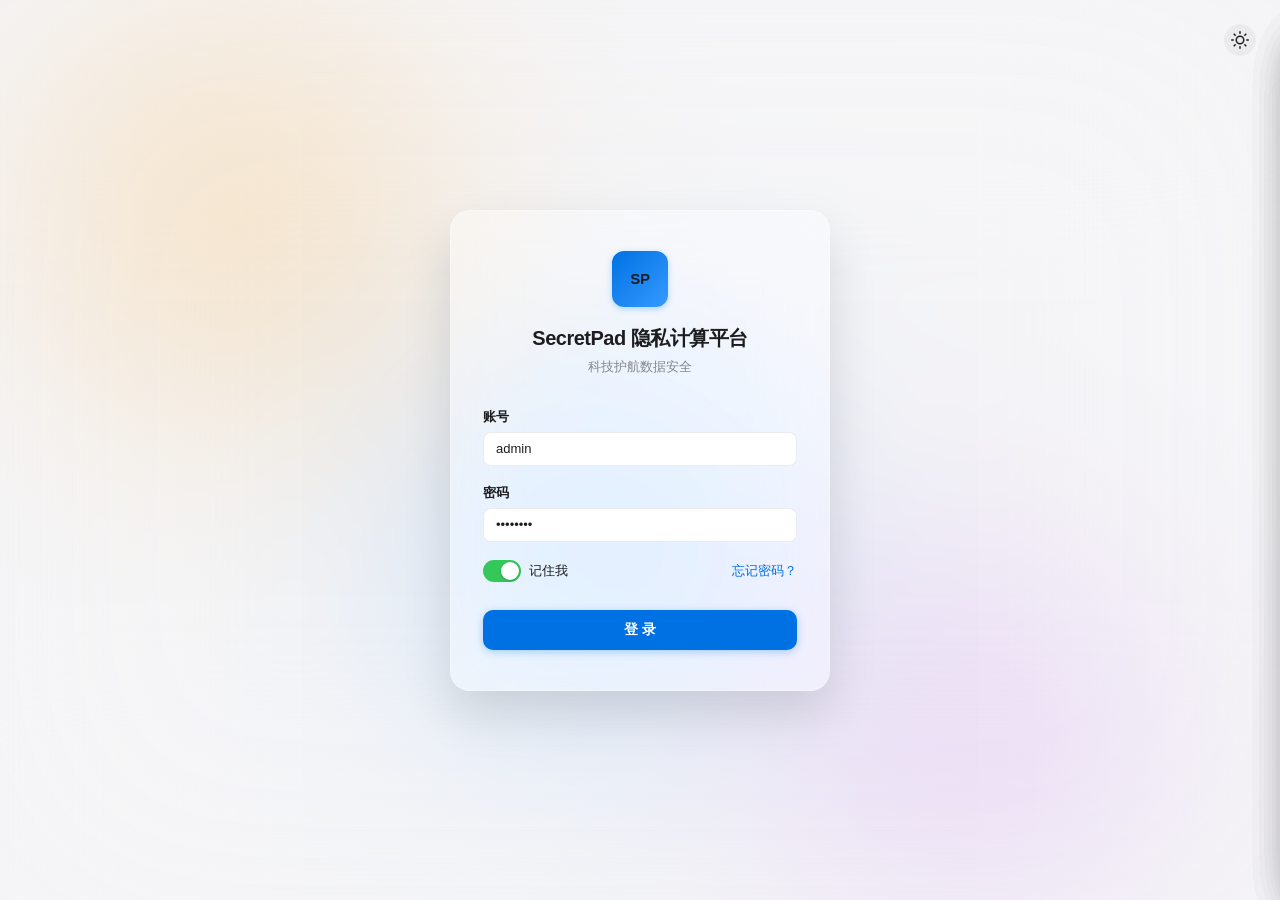
<file: docs/front-end/prototype/index.html>
<!DOCTYPE html>
<html lang="zh-CN">
<head>
  <meta charset="UTF-8" />
  <meta name="viewport" content="width=device-width, initial-scale=1.0" />
  <title>SecretPad 高保真原型</title>
  <link rel="stylesheet" href="style.css" />
</head>
<body class="login-mode">
  <div class="login-bg-blobs">
    <div class="blob blob1"></div>
    <div class="blob blob2"></div>
    <div class="blob blob3"></div>
  </div>

  <header class="header">
    <div class="header-left">
      <div class="logo">SP</div>
      <span>SecretPad 隐私计算平台</span>
    </div>
    <div class="header-right">
      <div class="theme-toggle" id="theme-toggle" title="切换主题">
        <svg class="sun-icon" viewBox="0 0 24 24" width="18" height="18" fill="none" stroke="currentColor" stroke-width="2" stroke-linecap="round" stroke-linejoin="round"><circle cx="12" cy="12" r="5"></circle><line x1="12" y1="1" x2="12" y2="3"></line><line x1="12" y1="21" x2="12" y2="23"></line><line x1="4.22" y1="4.22" x2="5.64" y2="5.64"></line><line x1="18.36" y1="18.36" x2="19.78" y2="19.78"></line><line x1="1" y1="12" x2="3" y2="12"></line><line x1="21" y1="12" x2="23" y2="12"></line><line x1="4.22" y1="19.78" x2="5.64" y2="18.36"></line><line x1="18.36" y1="5.64" x2="19.78" y2="4.22"></line></svg>
        <svg class="moon-icon" viewBox="0 0 24 24" width="18" height="18" fill="none" stroke="currentColor" stroke-width="2" stroke-linecap="round" stroke-linejoin="round" style="display:none;"><path d="M21 12.79A9 9 0 1 1 11.21 3 7 7 0 0 0 21 12.79z"></path></svg>
      </div>
      <div class="bell">🔔<span class="badge">3</span></div>
      <div class="user">
        <div class="avatar">A</div>
        <span>admin</span>
      </div>
    </div>
  </header>

  <div class="layout">
    <aside class="sidebar">
      <div class="nav-item active" data-target="login-demo">
        <span class="nav-icon">🔑</span>
        <span class="nav-text">登录界面</span>
      </div>
      <div class="nav-item" data-target="dashboard">
        <span class="nav-icon">📊</span>
        <span class="nav-text">Dashboard</span>
      </div>
      <div class="nav-item" data-target="nodes">
        <span class="nav-icon">🖥️</span>
        <span class="nav-text">节点管理</span>
      </div>
      <div class="nav-item" data-target="data-sources">
        <span class="nav-icon">🗂️</span>
        <span class="nav-text">数据源</span>
      </div>
      <div class="nav-item" data-target="data-tables">
        <span class="nav-icon">🗃️</span>
        <span class="nav-text">数据表</span>
      </div>
      <div class="nav-item" data-target="projects">
        <span class="nav-icon">📁</span>
        <span class="nav-text">项目管理</span>
      </div>
      <div class="nav-item" data-target="dag">
        <span class="nav-icon">🧩</span>
        <span class="nav-text">DAG 画布</span>
      </div>
      <div class="nav-item" data-target="messages">
        <span class="nav-icon">✉️</span>
        <span class="nav-text">消息中心</span>
      </div>
      <div class="nav-item" data-target="models">
        <span class="nav-icon">🤖</span>
        <span class="nav-text">模型管理</span>
      </div>
      <div class="nav-item" data-target="results">
        <span class="nav-icon">📥</span>
        <span class="nav-text">结果管理</span>
      </div>
      <div class="nav-item" data-target="privacy-scenes">
        <span class="nav-icon">🔒</span>
        <span class="nav-text">隐私组件场景</span>
      </div>
    </aside>

    <main class="main">
      <!-- Dashboard -->
      <section id="dashboard" class="section">
        <div class="page-title">Dashboard</div>
        <div class="card-grid">
          <div class="card stat-card">
            <div class="stat-label">Projects</div>
            <div class="stat-value">128</div>
            <div class="stat-trend">↑ 12% 较上月</div>
          </div>
          <div class="card stat-card">
            <div class="stat-label">Nodes</div>
            <div class="stat-value">12</div>
            <div class="stat-trend">— 持平</div>
          </div>
          <div class="card stat-card">
            <div class="stat-label">Data Tables</div>
            <div class="stat-value">356</div>
            <div class="stat-trend">↑ 5% 较上月</div>
          </div>
          <div class="card stat-card">
            <div class="stat-label">Graphs</div>
            <div class="stat-value">89</div>
            <div class="stat-trend">↑ 8% 较上月</div>
          </div>
        </div>
        <div class="card-grid">
          <div class="card" style="min-height:220px;">
            <div style="font-weight:500;margin-bottom:16px;">Recent Projects</div>
            <div style="margin-bottom:12px;">反欺诈联邦建模 <span style="color:var(--text-secondary);float:right;">2024-01-15</span></div>
            <div style="margin-bottom:12px;">广告联合统计 <span style="color:var(--text-secondary);float:right;">2024-01-14</span></div>
            <div style="margin-bottom:12px;">医疗数据 TEE 计算 <span style="color:var(--text-secondary);float:right;">2024-01-13</span></div>
            <div>金融风控建模 <span style="color:var(--text-secondary);float:right;">2024-01-12</span></div>
          </div>
          <div class="card" style="min-height:220px;">
            <div style="font-weight:500;margin-bottom:16px;">Recent Nodes</div>
            <div style="margin-bottom:12px;">alice <span class="tag tag-green">Healthy</span></div>
            <div style="margin-bottom:12px;">bob <span class="tag tag-green">Healthy</span></div>
            <div style="margin-bottom:12px;">tee <span class="tag tag-orange">Warning</span></div>
            <div>charlie <span class="tag tag-green">Healthy</span></div>
          </div>
        </div>
        <div class="card">
          <div style="font-weight:500;margin-bottom:16px;">System Health</div>
          <div style="display:grid;grid-template-columns:repeat(4,1fr);gap:20px;">
            <div>
              <div style="display:flex;justify-content:space-between;margin-bottom:6px;"><span>CPU</span><span>45%</span></div>
              <div class="progress-bar"><div class="progress-fill" style="width:45%"></div></div>
            </div>
            <div>
              <div style="display:flex;justify-content:space-between;margin-bottom:6px;"><span>Memory</span><span>60%</span></div>
              <div class="progress-bar"><div class="progress-fill" style="width:60%"></div></div>
            </div>
            <div>
              <div style="display:flex;justify-content:space-between;margin-bottom:6px;"><span>Disk</span><span>75%</span></div>
              <div class="progress-bar"><div class="progress-fill" style="width:75%"></div></div>
            </div>
            <div>
              <div style="display:flex;justify-content:space-between;margin-bottom:6px;"><span>Network</span><span>OK</span></div>
              <div class="progress-bar"><div class="progress-fill" style="width:90%;background:var(--success)"></div></div>
            </div>
          </div>
        </div>
      </section>

      <!-- Projects -->
      <section id="projects" class="section">
        <div class="page-title">项目管理</div>
        <div class="toolbar">
          <div class="toolbar-left">
            <input type="text" placeholder="搜索项目..." />
            <select><option>计算模式</option><option>MPC 管道</option><option>TEE 枢纽</option></select>
          </div>
          <div class="toolbar-right">
            <button class="btn btn-primary" onclick="openDrawer('drawer-project')">+ 创建项目</button>
          </div>
        </div>
        <div class="card-grid">
          <div class="card">
            <div style="display:flex;justify-content:space-between;align-items:center;margin-bottom:12px;">
              <span style="font-weight:500;">反欺诈联邦建模</span>
              <span class="tag tag-blue">MPC 管道</span>
            </div>
            <div style="color:var(--text-secondary);margin-bottom:8px;">参与节点: 3 &nbsp; 训练流: 5 &nbsp; 任务: 12</div>
            <div style="color:var(--text-secondary);font-size:12px;margin-bottom:16px;">2024-01-15</div>
            <div class="actions">
              <button class="btn btn-sm btn-primary">进入</button>
              <button class="btn btn-sm">编辑</button>
              <button class="btn btn-sm btn-danger">删除</button>
            </div>
          </div>
          <div class="card">
            <div style="display:flex;justify-content:space-between;align-items:center;margin-bottom:12px;">
              <span style="font-weight:500;">广告联合统计</span>
              <span class="tag tag-orange">TEE 枢纽</span>
            </div>
            <div style="color:var(--text-secondary);margin-bottom:8px;">参与节点: 2 &nbsp; 训练流: 2 &nbsp; 任务: 8</div>
            <div style="color:var(--text-secondary);font-size:12px;margin-bottom:16px;">2024-01-10</div>
            <div class="actions">
              <button class="btn btn-sm btn-primary">进入</button>
              <button class="btn btn-sm">编辑</button>
              <button class="btn btn-sm btn-danger">删除</button>
            </div>
          </div>
          <div class="card">
            <div style="display:flex;justify-content:space-between;align-items:center;margin-bottom:12px;">
              <span style="font-weight:500;">医疗数据 TEE 计算</span>
              <span class="tag tag-blue">MPC 管道</span>
            </div>
            <div style="color:var(--text-secondary);margin-bottom:8px;">参与节点: 4 &nbsp; 训练流: 1 &nbsp; 任务: 6</div>
            <div style="color:var(--text-secondary);font-size:12px;margin-bottom:16px;">2024-01-08</div>
            <div class="actions">
              <button class="btn btn-sm btn-primary">进入</button>
              <button class="btn btn-sm">编辑</button>
              <button class="btn btn-sm btn-danger">删除</button>
            </div>
          </div>
        </div>
      </section>

      <!-- Nodes -->
      <section id="nodes" class="section">
        <div class="page-title">节点管理</div>
        <div class="toolbar">
          <div class="toolbar-left">
            <input type="text" placeholder="搜索节点..." />
            <select><option>节点类型</option><option>MPC</option><option>TEE</option></select>
          </div>
          <div class="toolbar-right">
            <button class="btn btn-primary" onclick="openDrawer('drawer-node')">+ 新增节点</button>
            <button class="btn">刷新</button>
          </div>
        </div>
        <table class="table">
          <thead>
            <tr><th>Node ID</th><th>Name</th><th>Address</th><th>Type</th><th>Status</th><th>Actions</th></tr>
          </thead>
          <tbody>
            <tr>
              <td>alice</td><td>Alice</td><td>127.0.0.1:8083</td><td>MPC</td><td><span class="tag tag-green">Healthy</span></td>
              <td class="actions"><button class="btn btn-sm">Edit</button><button class="btn btn-sm btn-danger">Delete</button></td>
            </tr>
            <tr>
              <td>bob</td><td>Bob</td><td>127.0.0.1:8084</td><td>MPC</td><td><span class="tag tag-green">Healthy</span></td>
              <td class="actions"><button class="btn btn-sm">Edit</button><button class="btn btn-sm btn-danger">Delete</button></td>
            </tr>
            <tr>
              <td>tee</td><td>TEE Hub</td><td>127.0.0.1:8085</td><td>TEE</td><td><span class="tag tag-green">Healthy</span></td>
              <td class="actions"><button class="btn btn-sm">Edit</button><button class="btn btn-sm btn-danger">Delete</button></td>
            </tr>
          </tbody>
        </table>
      </section>

      <!-- Data Sources -->
      <section id="data-sources" class="section">
        <div class="page-title">数据源</div>
        <div class="toolbar">
          <div class="toolbar-left">
            <input type="text" placeholder="搜索数据源..." />
            <select><option>类型</option><option>MySQL</option><option>OSS</option><option>ODPS</option><option>HTTP</option></select>
          </div>
          <div class="toolbar-right">
            <button class="btn btn-primary" onclick="openDrawer('drawer-datasource')">+ 新增数据源</button>
          </div>
        </div>
        <table class="table">
          <thead>
            <tr><th>Name</th><th>Type</th><th>Created</th><th>Modified</th><th>Actions</th></tr>
          </thead>
          <tbody>
            <tr><td>mysql_1</td><td>MySQL</td><td>2024-01-15</td><td>2024-01-20</td><td class="actions"><button class="btn btn-sm">Edit</button><button class="btn btn-sm btn-danger">Delete</button></td></tr>
            <tr><td>oss_1</td><td>OSS</td><td>2024-01-10</td><td>2024-01-10</td><td class="actions"><button class="btn btn-sm">Edit</button><button class="btn btn-sm btn-danger">Delete</button></td></tr>
            <tr><td>http_api</td><td>HTTP</td><td>2024-01-08</td><td>2024-01-08</td><td class="actions"><button class="btn btn-sm">Edit</button><button class="btn btn-sm btn-danger">Delete</button></td></tr>
          </tbody>
        </table>
      </section>

      <!-- Data Tables -->
      <section id="data-tables" class="section">
        <div class="page-title">数据表</div>
        <div class="toolbar">
          <div class="toolbar-left">
            <input type="text" placeholder="搜索数据表..." />
            <select><option>节点</option><option>alice</option><option>bob</option></select>
          </div>
          <div class="toolbar-right">
            <button class="btn btn-primary" onclick="openDrawer('drawer-datatable')">+ 新增数据表</button>
          </div>
        </div>
        <table class="table">
          <thead>
            <tr><th>Name</th><th>Data Source</th><th>Node</th><th>Description</th><th>Status</th><th>Actions</th></tr>
          </thead>
          <tbody>
            <tr><td>user</td><td>local_csv</td><td>alice</td><td>用户特征</td><td><span class="tag tag-green">Available</span></td><td class="actions"><button class="btn btn-sm">授权</button><button class="btn btn-sm btn-danger">Delete</button></td></tr>
            <tr><td>order</td><td>mysql_1</td><td>bob</td><td>订单表</td><td><span class="tag tag-green">Available</span></td><td class="actions"><button class="btn btn-sm">授权</button><button class="btn btn-sm btn-danger">Delete</button></td></tr>
          </tbody>
        </table>
      </section>

      <!-- DAG -->
      <section id="dag" class="section">
        <div class="page-title">DAG 画布 · <span id="dag-scenario-title">反欺诈联邦建模</span></div>
        <div class="tabs">
          <div class="tab">项目数据</div>
          <div class="tab active">模型训练</div>
          <div class="tab">模型管理</div>
          <div class="tab">周期任务</div>
        </div>
        <div class="dag-toolbar">
          <select id="dag-scenario-select" class="btn" style="padding-right:24px;">
            <option value="fraud">反欺诈联邦建模</option>
            <option value="dp">差分隐私统计</option>
            <option value="k anonymity">K-匿名脱敏</option>
            <option value="classification">分类分级识别</option>
            <option value="psi">隐私求交（PSI）</option>
            <option value="secureAggregation">安全聚合</option>
          </select>
          <button class="btn btn-primary">▶ 运行</button>
          <button class="btn">⏹ 停止</button>
          <button class="btn">💾 保存</button>
          <button class="btn">↩ 撤销</button>
          <button class="btn">↪ 重做</button>
          <button class="btn">⛶ 适应</button>
          <button class="btn">+ 放大</button>
          <button class="btn">- 缩小</button>
          <button class="btn" style="margin-left:auto;">🚀 模型提交</button>
        </div>
        <div class="dag-canvas" id="dag-canvas-area">
          <div class="dag-node success" style="top:80px;left:80px;" data-role="node1">
            <div class="dag-node-title">读数据</div>
            <div class="dag-node-sub">user</div>
          </div>
          <div class="dag-node success" style="top:80px;left:300px;" data-role="node2">
            <div class="dag-node-title">特征工程</div>
            <div class="dag-node-sub">FeatureFilter</div>
          </div>
          <div class="dag-node running" style="top:240px;left:190px;" data-role="node3">
            <div class="dag-node-title">联邦训练</div>
            <div class="dag-node-sub">SSGLM</div>
          </div>
          <div class="dag-node" style="top:240px;left:410px;" data-role="node4">
            <div class="dag-node-title">模型评估</div>
            <div class="dag-node-sub">Evaluation</div>
          </div>
          <div class="dag-edge" style="top:125px;left:220px;width:80px;transform:rotate(0deg);"></div>
          <div class="dag-edge" style="top:160px;left:360px;width:90px;transform:rotate(60deg);"></div>
          <div class="dag-edge" style="top:185px;left:270px;width:90px;transform:rotate(90deg);"></div>
        </div>
      </section>

      <!-- Messages -->
      <section id="messages" class="section">
        <div class="page-title">消息中心</div>
        <div class="tabs">
          <div class="tab active">我处理的</div>
          <div class="tab">我发起的</div>
        </div>
        <div class="toolbar">
          <div class="toolbar-left">
            <select><option>消息类型</option><option>项目邀约</option><option>数据授权</option><option>节点合作</option><option>TEE 下载</option></select>
            <select><option>状态</option><option>待处理</option><option>已同意</option><option>已拒绝</option></select>
            <input type="text" placeholder="搜索..." />
          </div>
        </div>
        <table class="table">
          <thead>
            <tr><th>标题</th><th>发起方</th><th>接收方</th><th>时间</th><th>状态</th><th>操作</th></tr>
          </thead>
          <tbody>
            <tr>
              <td>邀请你加入项目 A</td><td>Alice</td><td>Bob</td><td>2024-01-15</td><td><span class="tag tag-blue">待处理</span></td>
              <td class="actions"><button class="btn btn-sm btn-primary" onclick="openDrawer('drawer-message')">同意</button><button class="btn btn-sm btn-danger">拒绝</button></td>
            </tr>
            <tr>
              <td>请求授权数据表 user</td><td>Bob</td><td>Alice</td><td>2024-01-14</td><td><span class="tag tag-green">已同意</span></td>
              <td class="actions"><button class="btn btn-sm">查看</button></td>
            </tr>
            <tr>
              <td>TEE 结果下载审批</td><td>Bob</td><td>Alice</td><td>2024-01-12</td><td><span class="tag tag-blue">待处理</span></td>
              <td class="actions"><button class="btn btn-sm btn-primary">同意</button><button class="btn btn-sm btn-danger">拒绝</button></td>
            </tr>
          </tbody>
        </table>
      </section>

      <!-- Models -->
      <section id="models" class="section">
        <div class="page-title">模型管理</div>
        <div class="toolbar">
          <div class="toolbar-left">
            <input type="text" placeholder="搜索模型..." />
            <select><option>状态</option><option>待发布</option><option>已发布</option><option>已下线</option></select>
          </div>
        </div>
        <table class="table">
          <thead>
            <tr><th>Name</th><th>ID</th><th>Description</th><th>Status</th><th>Submit Time</th><th>Actions</th></tr>
          </thead>
          <tbody>
            <tr><td>联邦 LR</td><td>m1</td><td>逻辑回归</td><td><span class="tag tag-green">已发布</span></td><td>2024-01-15</td><td class="actions"><button class="btn btn-sm">下线</button><button class="btn btn-sm">废弃</button><button class="btn btn-sm">删除</button><button class="btn btn-sm btn-primary">服务</button></td></tr>
            <tr><td>XGB 反欺诈</td><td>m2</td><td>XGBoost</td><td><span class="tag tag-gray">待发布</span></td><td>2024-01-14</td><td class="actions"><button class="btn btn-sm btn-primary">发布</button><button class="btn btn-sm">废弃</button><button class="btn btn-sm">删除</button></td></tr>
            <tr><td>NN 分类</td><td>m3</td><td>神经网络</td><td><span class="tag tag-red">发布失败</span></td><td>2024-01-13</td><td class="actions"><button class="btn btn-sm btn-primary">发布</button><button class="btn btn-sm">废弃</button><button class="btn btn-sm">删除</button></td></tr>
          </tbody>
        </table>
      </section>

      <!-- Results -->
      <section id="results" class="section">
        <div class="page-title">结果管理</div>
        <div class="toolbar">
          <div class="toolbar-left">
            <input type="text" placeholder="搜索结果..." />
            <select><option>类型</option><option>规则</option><option>模型</option><option>表</option><option>报告</option></select>
            <select><option>来源项目</option></select>
          </div>
        </div>
        <table class="table">
          <thead>
            <tr><th>结果 ID</th><th>类型</th><th>来源项目</th><th>训练流</th><th>节点</th><th>生成时间</th><th>操作</th></tr>
          </thead>
          <tbody>
            <tr><td>r_001</td><td>模型</td><td>反欺诈联邦建模</td><td>g1</td><td>alice</td><td>2024-01-15</td><td class="actions"><button class="btn btn-sm btn-primary">下载</button><button class="btn btn-sm">详情</button></td></tr>
            <tr><td>r_002</td><td>报告</td><td>反欺诈联邦建模</td><td>g1</td><td>bob</td><td>2024-01-15</td><td class="actions"><button class="btn btn-sm btn-primary">下载</button><button class="btn btn-sm">详情</button></td></tr>
            <tr><td>r_003</td><td>表</td><td>广告联合统计</td><td>g2</td><td>tee</td><td>2024-01-14</td><td class="actions"><button class="btn btn-sm">下载</button><button class="btn btn-sm">详情</button></td></tr>
          </tbody>
        </table>
      </section>

      <!-- Privacy Scenarios -->
      <section id="privacy-scenes" class="section">
        <div class="page-title">隐私组件典型场景</div>
        <div class="card-grid">
          <div class="card">
            <div style="display:flex;justify-content:space-between;align-items:center;margin-bottom:12px;">
              <span style="font-weight:500;">差分隐私统计</span>
              <span class="tag tag-blue">DP</span>
            </div>
            <div style="color:var(--text-secondary);font-size:13px;margin-bottom:16px;">
              在多方数据上添加 Laplace/Gaussian 噪声，实现 ε-差分隐私的聚合统计，保护个体记录不被反推。
            </div>
            <div class="actions"><button class="btn btn-sm btn-primary">查看 DAG</button><button class="btn btn-sm">文档</button></div>
          </div>
          <div class="card">
            <div style="display:flex;justify-content:space-between;align-items:center;margin-bottom:12px;">
              <span style="font-weight:500;">K-匿名脱敏</span>
              <span class="tag tag-orange">K-Anon</span>
            </div>
            <div style="color:var(--text-secondary);font-size:13px;margin-bottom:16px;">
              对标识符与准标识符进行泛化与抑制，确保同一等价组内记录数 ≥ K，降低重识别风险。
            </div>
            <div class="actions"><button class="btn btn-sm btn-primary">查看 DAG</button><button class="btn btn-sm">文档</button></div>
          </div>
          <div class="card">
            <div style="display:flex;justify-content:space-between;align-items:center;margin-bottom:12px;">
              <span style="font-weight:500;">分类分级识别</span>
              <span class="tag tag-green">Classification</span>
            </div>
            <div style="color:var(--text-secondary);font-size:13px;margin-bottom:16px;">
              自动识别数据表中的敏感字段，按机构/行业规范打标签（如 PII、机密、公开），生成数据分级报告。
            </div>
            <div class="actions"><button class="btn btn-sm btn-primary">查看 DAG</button><button class="btn btn-sm">文档</button></div>
          </div>
          <div class="card">
            <div style="display:flex;justify-content:space-between;align-items:center;margin-bottom:12px;">
              <span style="font-weight:500;">隐私求交（PSI）</span>
              <span class="tag tag-blue">PSI</span>
            </div>
            <div style="color:var(--text-secondary);font-size:13px;margin-bottom:16px;">
              多方在不泄露非交集数据的前提下，计算 ID 集合的交集，常用于黑名单共享、联合营销。
            </div>
            <div class="actions"><button class="btn btn-sm btn-primary">查看 DAG</button><button class="btn btn-sm">文档</button></div>
          </div>
          <div class="card">
            <div style="display:flex;justify-content:space-between;align-items:center;margin-bottom:12px;">
              <span style="font-weight:500;">安全聚合</span>
              <span class="tag tag-blue">SecAgg</span>
            </div>
            <div style="color:var(--text-secondary);font-size:13px;margin-bottom:16px;">
              联邦学习场景下对多方梯度/参数进行安全聚合，防止服务端看到单方原始梯度。
            </div>
            <div class="actions"><button class="btn btn-sm btn-primary">查看 DAG</button><button class="btn btn-sm">文档</button></div>
          </div>
          <div class="card">
            <div style="display:flex;justify-content:space-between;align-items:center;margin-bottom:12px;">
              <span style="font-weight:500;">安全分箱与 WO E</span>
              <span class="tag tag-green">Binning</span>
            </div>
            <div style="color:var(--text-secondary);font-size:13px;margin-bottom:16px;">
              多方联合计算特征分箱与证据权重（WOE），用于联邦风控评分卡建模。
            </div>
            <div class="actions"><button class="btn btn-sm btn-primary">查看 DAG</button><button class="btn btn-sm">文档</button></div>
          </div>
        </div>
      </section>

      <!-- Login Demo -->
      <section id="login-demo" class="section active">
        <div class="login-wrapper">
          <div class="card login-card">
            <div class="logo login-logo">SP</div>
            <div class="login-title">SecretPad 隐私计算平台</div>
            <div class="login-subtitle">科技护航数据安全</div>
            <div class="form-item">
              <label class="form-label">账号</label>
              <input class="form-input" id="login-username" value="admin" placeholder="请输入账号" />
            </div>
            <div class="form-item">
              <label class="form-label">密码</label>
              <input class="form-input" id="login-password" type="password" value="12345678" placeholder="请输入密码" />
            </div>
            <div class="login-options">
              <label class="checkbox-container">
                <input type="checkbox" checked />
                <span>记住我</span>
              </label>
              <a href="#" class="forgot-link">忘记密码？</a>
            </div>
            <button class="btn btn-primary login-btn">登 录</button>
            <div style="margin-top:16px;color:var(--error);font-size:13px;display:none;" id="login-error">账号或密码错误</div>
          </div>
        </div>
      </section>
    </main>
  </div>

  <!-- Drawer: Create Project -->
  <div class="drawer-overlay" id="drawer-project" onclick="closeDrawer('drawer-project')"></div>
  <div class="drawer" id="drawer-project-el">
    <div class="drawer-header">创建项目 <span style="cursor:pointer;" onclick="closeDrawer('drawer-project')">✕</span></div>
    <div class="drawer-body">
      <div class="form-item"><label class="form-label">项目名称 <span class="required">*</span></label><input class="form-input" placeholder="请输入项目名称" /></div>
      <div class="form-item"><label class="form-label">项目描述</label><textarea class="form-textarea" placeholder="请输入项目描述"></textarea></div>
      <div class="form-item"><label class="form-label">计算模式 <span class="required">*</span></label><select class="form-select"><option>MPC 管道</option><option>TEE 枢纽</option></select></div>
      <div class="form-item"><label class="form-label">训练流模板</label><select class="form-select"><option>空模板</option><option>联邦 LR 模板</option><option>XGB 反欺诈模板</option></select></div>
      <div class="form-item"><label class="form-label">参与节点 <span class="required">*</span></label>
        <div style="display:flex;flex-direction:column;gap:8px;">
          <label><input type="checkbox" checked /> alice</label>
          <label><input type="checkbox" checked /> bob</label>
          <label><input type="checkbox" /> tee</label>
        </div>
      </div>
    </div>
    <div class="drawer-footer"><button class="btn" onclick="closeDrawer('drawer-project')">取消</button><button class="btn btn-primary">创建</button></div>
  </div>

  <!-- Drawer: Create Node -->
  <div class="drawer-overlay" id="drawer-node" onclick="closeDrawer('drawer-node')"></div>
  <div class="drawer" id="drawer-node-el">
    <div class="drawer-header">新增节点 <span style="cursor:pointer;" onclick="closeDrawer('drawer-node')">✕</span></div>
    <div class="drawer-body">
      <div class="form-item"><label class="form-label">节点 ID <span class="required">*</span></label><input class="form-input" placeholder="如 alice" /></div>
      <div class="form-item"><label class="form-label">名称 <span class="required">*</span></label><input class="form-input" placeholder="节点显示名称" /></div>
      <div class="form-item"><label class="form-label">通讯地址 <span class="required">*</span></label><input class="form-input" placeholder="host:port" /></div>
      <div class="form-item"><label class="form-label">节点类型 <span class="required">*</span></label><select class="form-select"><option>MPC</option><option>TEE</option><option>MPC & TEE</option></select></div>
      <div class="form-item"><label class="form-label">描述</label><textarea class="form-textarea"></textarea></div>
      <div class="form-item"><label class="form-label">证书</label><textarea class="form-textarea" placeholder="PEM 格式证书"></textarea></div>
      <div class="form-item"><label class="form-label">私钥</label><textarea class="form-textarea" placeholder="PEM 格式私钥"></textarea></div>
    </div>
    <div class="drawer-footer"><button class="btn" onclick="closeDrawer('drawer-node')">取消</button><button class="btn btn-primary">确定</button></div>
  </div>

  <!-- Drawer: Create Data Source -->
  <div class="drawer-overlay" id="drawer-datasource" onclick="closeDrawer('drawer-datasource')"></div>
  <div class="drawer" id="drawer-datasource-el">
    <div class="drawer-header">新增数据源 <span style="cursor:pointer;" onclick="closeDrawer('drawer-datasource')">✕</span></div>
    <div class="drawer-body">
      <div class="form-item"><label class="form-label">名称 <span class="required">*</span></label><input class="form-input" /></div>
      <div class="form-item"><label class="form-label">类型 <span class="required">*</span></label><select class="form-select"><option>MySQL</option><option>OSS</option><option>ODPS</option><option>HTTP</option><option>LOCAL</option></select></div>
      <div class="form-item"><label class="form-label">Definition (JSON) <span class="required">*</span></label><textarea class="form-textarea" rows="8" placeholder='{"host":"...","port":3306,"database":"..."}'></textarea></div>
    </div>
    <div class="drawer-footer"><button class="btn" onclick="closeDrawer('drawer-datasource')">取消</button><button class="btn btn-primary">确定</button></div>
  </div>

  <!-- Drawer: Create Data Table -->
  <div class="drawer-overlay" id="drawer-datatable" onclick="closeDrawer('drawer-datatable')"></div>
  <div class="drawer" id="drawer-datatable-el">
    <div class="drawer-header">新增数据表 <span style="cursor:pointer;" onclick="closeDrawer('drawer-datatable')">✕</span></div>
    <div class="drawer-body">
      <div class="form-item"><label class="form-label">数据表名称 <span class="required">*</span></label><input class="form-input" /></div>
      <div class="form-item"><label class="form-label">数据源 <span class="required">*</span></label><select class="form-select"><option>local_csv</option><option>mysql_1</option></select></div>
      <div class="form-item"><label class="form-label">所属节点 <span class="required">*</span></label><select class="form-select"><option>alice</option><option>bob</option></select></div>
      <div class="form-item"><label class="form-label">描述</label><textarea class="form-textarea"></textarea></div>
      <div class="form-item"><label class="form-label">Schema (JSON) <span class="required">*</span></label><textarea class="form-textarea" rows="6" placeholder='[{"name":"id","type":"int"}]'></textarea></div>
    </div>
    <div class="drawer-footer"><button class="btn" onclick="closeDrawer('drawer-datatable')">取消</button><button class="btn btn-primary">确定</button></div>
  </div>

  <!-- Drawer: Message Detail -->
  <div class="drawer-overlay" id="drawer-message" onclick="closeDrawer('drawer-message')"></div>
  <div class="drawer" id="drawer-message-el">
    <div class="drawer-header">消息详情 <span style="cursor:pointer;" onclick="closeDrawer('drawer-message')">✕</span></div>
    <div class="drawer-body">
      <div class="form-item"><label class="form-label">类型</label><div>项目邀约</div></div>
      <div class="form-item"><label class="form-label">发起方</label><div>Alice</div></div>
      <div class="form-item"><label class="form-label">接收方</label><div>Bob</div></div>
      <div class="form-item"><label class="form-label">时间</label><div>2024-01-15 10:00</div></div>
      <div class="form-item"><label class="form-label">投票进度</label>
        <div style="display:flex;flex-direction:column;gap:8px;">
          <div>Alice <span class="tag tag-green">已同意</span></div>
          <div>Bob <span class="tag tag-blue">待处理</span></div>
          <div>Charlie <span class="tag tag-green">已同意</span></div>
        </div>
      </div>
      <div class="form-item"><label class="form-label">拒绝理由</label><textarea class="form-textarea" placeholder="拒绝时必填"></textarea></div>
    </div>
    <div class="drawer-footer"><button class="btn btn-danger" onclick="closeDrawer('drawer-message')">拒绝</button><button class="btn btn-primary">同意</button></div>
  </div>

  <script src="app.js"></script>
</body>
</html>
</file>
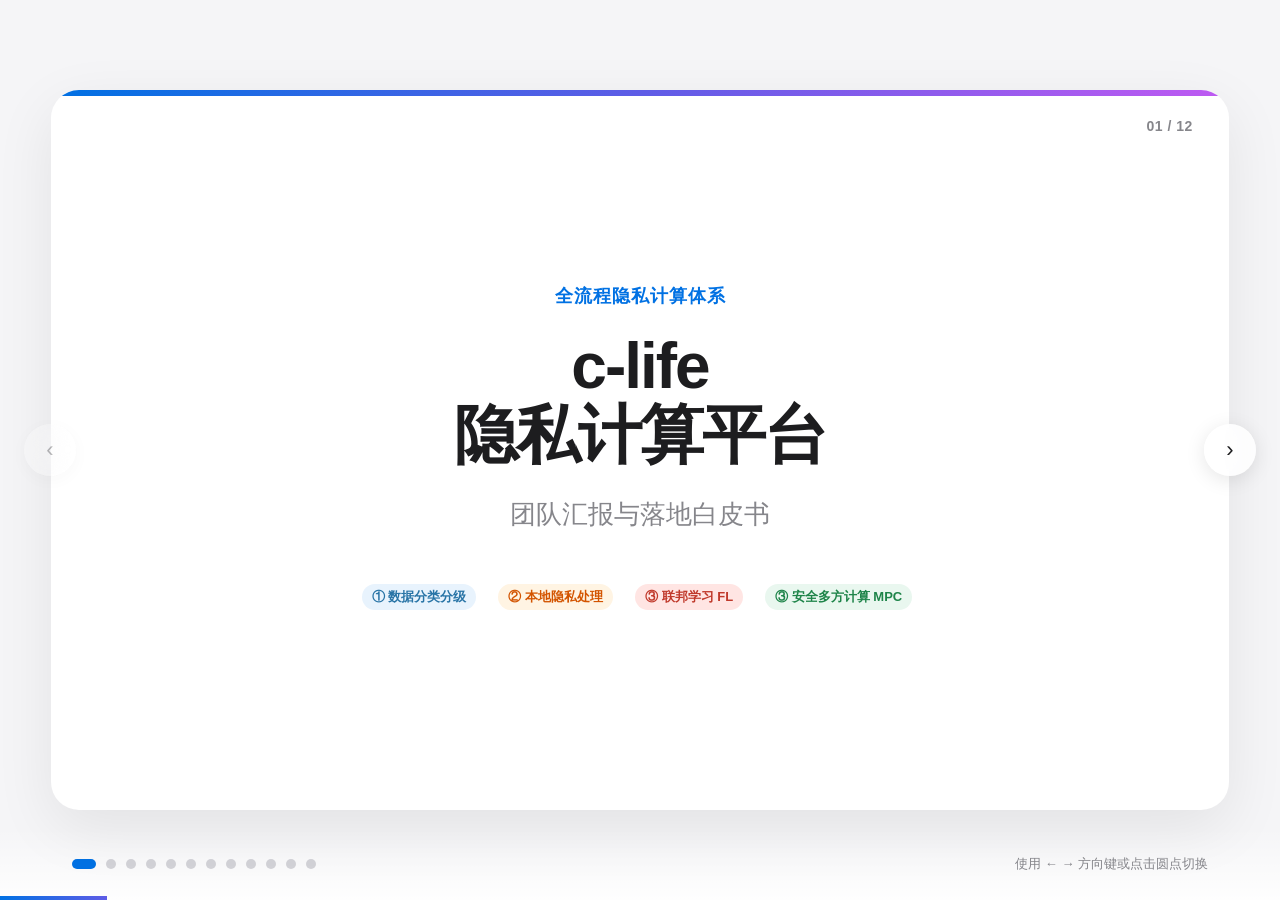
<file: docs/数据分类分级与本地隐私原语-汇报PPT.html>
<!DOCTYPE html>
<html lang="zh-CN">
<head>
  <meta charset="UTF-8" />
  <meta name="viewport" content="width=device-width, initial-scale=1.0" />
  <title>c-life 隐私计算平台 — 团队汇报</title>
  <style>
    :root {
      --bg: #f5f5f7;
      --card: #ffffff;
      --text: #1d1d1f;
      --text-secondary: #86868b;
      --accent: #0071e3;
      --accent-soft: #e8f3fd;
      --purple: #5e5ce6;
      --pink: #bf5af2;
      --success: #34c759;
      --warning: #ff9500;
      --danger: #ff3b30;
      --shadow: 0 18px 60px rgba(0, 0, 0, 0.08);
      --radius: 28px;
    }

    * {
      box-sizing: border-box;
      margin: 0;
      padding: 0;
    }

    html, body {
      height: 100%;
      font-family: -apple-system, BlinkMacSystemFont, "SF Pro Display", "Segoe UI", Roboto, "Helvetica Neue", Arial, sans-serif;
      background: var(--bg);
      color: var(--text);
      overflow: hidden;
    }

    .deck {
      width: 100vw;
      height: 100vh;
      display: flex;
      align-items: center;
      justify-content: center;
      position: relative;
    }

    .slide {
      position: absolute;
      width: min(1200px, 92vw);
      height: min(720px, 80vh);
      background: var(--card);
      border-radius: var(--radius);
      box-shadow: var(--shadow);
      padding: 64px 72px;
      opacity: 0;
      transform: translateX(80px) scale(0.96);
      pointer-events: none;
      transition: all 0.55s cubic-bezier(0.22, 1, 0.36, 1);
      overflow: hidden;
      display: flex;
      flex-direction: column;
    }

    .slide.active {
      opacity: 1;
      transform: translateX(0) scale(1);
      pointer-events: auto;
      z-index: 10;
    }

    .slide.prev {
      transform: translateX(-80px) scale(0.96);
      opacity: 0;
    }

    .slide::before {
      content: "";
      position: absolute;
      top: 0;
      left: 0;
      right: 0;
      height: 6px;
      background: linear-gradient(90deg, var(--accent), var(--purple), var(--pink));
    }

    .slide-number {
      position: absolute;
      top: 28px;
      right: 36px;
      font-size: 14px;
      font-weight: 600;
      color: var(--text-secondary);
      letter-spacing: 0.5px;
    }

    h1 {
      font-size: 64px;
      font-weight: 800;
      letter-spacing: -2px;
      line-height: 1.08;
      margin-bottom: 24px;
    }

    h2 {
      font-size: 42px;
      font-weight: 700;
      letter-spacing: -1px;
      margin-bottom: 36px;
      line-height: 1.15;
    }

    h3 {
      font-size: 22px;
      font-weight: 600;
      margin-bottom: 12px;
    }

    p, li {
      font-size: 20px;
      line-height: 1.6;
      color: var(--text);
    }

    p.subtitle {
      font-size: 26px;
      color: var(--text-secondary);
      font-weight: 400;
    }

    .grid-2 {
      display: grid;
      grid-template-columns: repeat(2, 1fr);
      gap: 32px;
      flex: 1;
    }

    .grid-3 {
      display: grid;
      grid-template-columns: repeat(3, 1fr);
      gap: 24px;
      flex: 1;
    }

    .grid-4 {
      display: grid;
      grid-template-columns: repeat(4, 1fr);
      gap: 20px;
      flex: 1;
    }

    .card {
      background: #fafafc;
      border-radius: 20px;
      padding: 28px;
      display: flex;
      flex-direction: column;
      justify-content: center;
    }

    .card.accent {
      background: var(--accent-soft);
    }

    .card-icon {
      width: 48px;
      height: 48px;
      border-radius: 14px;
      display: flex;
      align-items: center;
      justify-content: center;
      font-size: 24px;
      margin-bottom: 16px;
      background: linear-gradient(135deg, var(--accent), var(--purple));
      color: white;
    }

    .card h3 {
      font-size: 20px;
      margin-bottom: 8px;
    }

    .card p, .card li {
      font-size: 16px;
      color: var(--text-secondary);
      line-height: 1.55;
    }

    ul.clean {
      list-style: none;
    }

    ul.clean li {
      position: relative;
      padding-left: 28px;
      margin-bottom: 12px;
    }

    ul.clean li::before {
      content: "•";
      position: absolute;
      left: 0;
      color: var(--accent);
      font-weight: 700;
      font-size: 24px;
      line-height: 1;
    }

    table {
      width: 100%;
      border-collapse: collapse;
      font-size: 15px;
      margin-top: 8px;
    }

    th, td {
      padding: 14px 16px;
      text-align: left;
      border-bottom: 1px solid #e8e8ed;
    }

    th {
      font-weight: 600;
      color: var(--text-secondary);
      font-size: 14px;
      text-transform: uppercase;
      letter-spacing: 0.5px;
    }

    td {
      color: var(--text);
    }

    tr:last-child td {
      border-bottom: none;
    }

    .tag {
      display: inline-block;
      padding: 4px 10px;
      border-radius: 100px;
      font-size: 13px;
      font-weight: 600;
      margin-right: 6px;
      margin-bottom: 6px;
    }

    .tag.l5 { background: #ffe5e3; color: #c0392b; }
    .tag.l4 { background: #fff4e3; color: #d35400; }
    .tag.l3 { background: #e8f3fd; color: #2874a6; }
    .tag.l2 { background: #e9f7ef; color: #1e8449; }
    .tag.l1 { background: #f2f2f7; color: #555; }

    .arrow-flow {
      display: flex;
      align-items: center;
      gap: 12px;
      flex-wrap: wrap;
      margin: 24px 0;
    }

    .flow-box {
      background: linear-gradient(135deg, var(--accent), var(--purple));
      color: white;
      padding: 14px 20px;
      border-radius: 14px;
      font-weight: 600;
      font-size: 15px;
      white-space: nowrap;
    }

    .flow-arrow {
      font-size: 24px;
      color: var(--text-secondary);
    }

    .big-number {
      font-size: 72px;
      font-weight: 800;
      background: linear-gradient(120deg, var(--accent), var(--purple));
      -webkit-background-clip: text;
      background-clip: text;
      -webkit-text-fill-color: transparent;
      line-height: 1;
      margin-bottom: 8px;
    }

    .footer-bar {
      position: absolute;
      bottom: 0;
      left: 0;
      right: 0;
      height: 72px;
      display: flex;
      align-items: center;
      justify-content: space-between;
      padding: 0 72px;
      background: linear-gradient(180deg, transparent, rgba(255,255,255,0.9));
    }

    .progress {
      position: absolute;
      bottom: 0;
      left: 0;
      height: 4px;
      background: linear-gradient(90deg, var(--accent), var(--purple));
      transition: width 0.4s ease;
    }

    .nav-btn {
      position: absolute;
      top: 50%;
      transform: translateY(-50%);
      width: 52px;
      height: 52px;
      border-radius: 50%;
      border: none;
      background: rgba(255, 255, 255, 0.85);
      backdrop-filter: blur(12px);
      box-shadow: 0 4px 20px rgba(0,0,0,0.1);
      cursor: pointer;
      font-size: 22px;
      color: var(--text);
      display: flex;
      align-items: center;
      justify-content: center;
      transition: all 0.2s;
      z-index: 20;
    }

    .nav-btn:hover {
      background: white;
      transform: translateY(-50%) scale(1.08);
    }

    .nav-btn.prev-btn { left: 24px; }
    .nav-btn.next-btn { right: 24px; }

    .dots {
      display: flex;
      gap: 10px;
    }

    .dot {
      width: 10px;
      height: 10px;
      border-radius: 50%;
      background: #d2d2d7;
      cursor: pointer;
      transition: all 0.2s;
    }

    .dot.active {
      background: var(--accent);
      width: 24px;
      border-radius: 5px;
    }

    .center {
      display: flex;
      flex-direction: column;
      align-items: center;
      justify-content: center;
      text-align: center;
      flex: 1;
    }

    .gradient-text {
      background: linear-gradient(120deg, var(--accent), var(--purple), var(--pink));
      -webkit-background-clip: text;
      background-clip: text;
      -webkit-text-fill-color: transparent;
    }

    code {
      font-family: "SF Mono", Consolas, Monaco, monospace;
      background: #f2f2f7;
      padding: 2px 8px;
      border-radius: 6px;
      font-size: 0.85em;
    }

    .small-text {
      font-size: 15px;
      color: var(--text-secondary);
    }

    @media (max-width: 900px) {
      .slide { padding: 40px 32px; }
      h1 { font-size: 42px; }
      h2 { font-size: 30px; }
      .grid-2, .grid-3, .grid-4 { grid-template-columns: 1fr; }
      table { font-size: 13px; }
      th, td { padding: 10px 12px; }
    }
  </style>
</head>
<body>

<div class="deck" id="deck">

  <!-- Slide 1: Title -->
  <section class="slide active">
    <div class="center">
      <div style="font-size: 18px; font-weight: 600; color: var(--accent); letter-spacing: 1px; margin-bottom: 24px;">全流程隐私计算体系</div>
      <h1>c-life<br/>隐私计算平台</h1>
      <p class="subtitle">团队汇报与落地白皮书</p>
      <div style="margin-top: 48px; display: flex; gap: 16px; justify-content: center;">
        <span class="tag l3">① 数据分类分级</span>
        <span class="tag l4">② 本地隐私处理</span>
        <span class="tag l5">③ 联邦学习 FL</span>
        <span class="tag l2">③ 安全多方计算 MPC</span>
      </div>
    </div>
    <div class="slide-number">01 / 12</div>
  </section>

  <!-- Slide 2: Agenda -->
  <section class="slide">
    <h2>汇报议程</h2>
    <div class="grid-2" style="align-items: stretch;">
      <div class="card">
        <div class="card-icon">01</div>
        <h3>问题与价值</h3>
        <p>为什么必须做分类分级与本地隐私保护？数据“黑箱”带来的合规与业务风险。</p>
      </div>
      <div class="card">
        <div class="card-icon">02</div>
        <h3>三层能力体系</h3>
        <p>分类分级是“眼睛”，本地隐私处理是“手”，FL/MPC 是“协同计算中的防护盾”。</p>
      </div>
      <div class="card">
        <div class="card-icon">03</div>
        <h3>系统架构与交付</h3>
        <p>双模执行、参数治理、多语言多格式 SDK / Agent / REST / gRPC。</p>
      </div>
      <div class="card">
        <div class="card-icon">04</div>
        <h3>落地路线与协同</h3>
        <p>P0 ~ P4 四阶段里程碑、团队分工、主要风险与应对。</p>
      </div>
    </div>
    <div class="slide-number">02 / 12</div>
  </section>

  <!-- Slide 3: Pain points -->
  <section class="slide">
    <h2>现实痛点：数据“黑箱”与保护脱节</h2>
    <table>
      <thead>
        <tr>
          <th style="width: 22%;">痛点</th>
          <th style="width: 42%;">具体表现</th>
          <th style="width: 36%;">后果</th>
        </tr>
      </thead>
      <tbody>
        <tr>
          <td><strong>数据“黑箱”</strong></td>
          <td>平台不知道接入数据里有没有身份证号、基因序列、HIV 诊断</td>
          <td>高敏感数据可能以明文形式参与计算或导出</td>
        </tr>
        <tr>
          <td><strong>策略与计算脱节</strong></td>
          <td>安全策略写在文档里，实际执行靠人工判断</td>
          <td>误用、漏用保护算法，合规风险高</td>
        </tr>
        <tr>
          <td><strong>使用门槛高</strong></td>
          <td>DP 的 ε、K-匿名的 K、脱敏规则对业务开发不透明</td>
          <td>业务系统不敢用、不会用、乱用</td>
        </tr>
        <tr>
          <td><strong>接入方式单一</strong></td>
          <td>只有批量 DAG 组件，没有本地实时能力</td>
          <td>无法覆盖 API 脱敏、医生工作站、大模型网关</td>
        </tr>
        <tr>
          <td><strong>参数无法治理</strong></td>
          <td>参数散落在代码、配置文件、UI 面板中</td>
          <td>无法审计、无法版本化、无法自动推荐</td>
        </tr>
      </tbody>
    </table>
    <div class="slide-number">03 / 12</div>
  </section>

  <!-- Slide 4: Value positioning -->
  <section class="slide">
    <h2>价值定位：看见 → 处理 → 协同</h2>
    <div class="arrow-flow" style="justify-content: center; margin-top: 20px;">
      <div class="flow-box">数据接入</div>
      <span class="flow-arrow">→</span>
      <div class="flow-box">分类分级</div>
      <span class="flow-arrow">→</span>
      <div class="flow-box">本地隐私处理</div>
      <span class="flow-arrow">→</span>
      <div class="flow-box">联邦学习 / MPC</div>
      <span class="flow-arrow">→</span>
      <div class="flow-box">审计 + 预算台账</div>
    </div>
    <div class="grid-3" style="margin-top: 12px;">
      <div class="card accent">
        <div class="card-icon">👁</div>
        <h3>① 识别</h3>
        <p>自动判断字段、记录、整表、图片、手写病例的敏感等级（L1 ~ L5），输出可被下游消费的 SecurityTag。</p>
      </div>
      <div class="card accent">
        <div class="card-icon">🛡</div>
        <h3>② 处理</h3>
        <p>脱敏、K-匿名、差分隐私、查询混淆四类原语，支持批量组件与本地 SDK，实现单点保护。</p>
      </div>
      <div class="card accent">
        <div class="card-icon">🔒</div>
        <h3>③ 协同</h3>
        <p>FL / MPC 让跨机构计算在原始数据不出域、不可见的前提下完成，补全“识别 → 处理 → 协同 → 审计”闭环。</p>
      </div>
    </div>
    <div class="slide-number">04 / 12</div>
  </section>

  <!-- Slide 5: Classification -->
  <section class="slide">
    <h2>① 数据分类分级：给数据贴“安全标签”</h2>
    <div class="grid-2">
      <div>
        <h3 style="margin-bottom: 18px;">五级敏感标准</h3>
        <div style="display: flex; flex-direction: column; gap: 10px;">
          <div class="card" style="flex-direction: row; align-items: center; gap: 16px; padding: 18px 22px;">
            <span class="tag l5">L5 极高风险</span>
            <span class="small-text">基因序列、罕见病原始样本 → 强制入 TEE</span>
          </div>
          <div class="card" style="flex-direction: row; align-items: center; gap: 16px; padding: 18px 22px;">
            <span class="tag l4">L4 高风险</span>
            <span class="small-text">HIV / 精神病 / 癌症完整病历 → MPC / FL</span>
          </div>
          <div class="card" style="flex-direction: row; align-items: center; gap: 16px; padding: 18px 22px;">
            <span class="tag l3">L3 中风险</span>
            <span class="small-text">身份证号、手机号、诊疗记录 → DP / K-匿名 / 脱敏</span>
          </div>
          <div class="card" style="flex-direction: row; align-items: center; gap: 16px; padding: 18px 22px;">
            <span class="tag l2">L2 低风险</span>
            <span class="small-text">去标识化统计级数据 → 联盟内受限共享</span>
          </div>
          <div class="card" style="flex-direction: row; align-items: center; gap: 16px; padding: 18px 22px;">
            <span class="tag l1">L1 公开级</span>
            <span class="small-text">医院公开运营数据 → 公开发布</span>
          </div>
        </div>
      </div>
      <div>
        <h3 style="margin-bottom: 18px;">三层漏斗式检测引擎</h3>
        <div class="card" style="margin-bottom: 16px;">
          <strong>第一层 · Rule Engine</strong>
          <p class="small-text">RE2 正则 + FST 字典，微秒级，100% 召回目标</p>
        </div>
        <div class="card" style="margin-bottom: 16px;">
          <strong>第二层 · Small-NER</strong>
          <p class="small-text">ONNX 轻量模型，毫秒级，医疗命名实体识别</p>
        </div>
        <div class="card">
          <strong>第三层 · VLM / LLM</strong>
          <p class="small-text">本地多模态大模型 Qwen2-VL-2B，识别病例图片、手写病历、非结构化 OCR 文本，秒级旁路异步复核</p>
        </div>
      </div>
    </div>
    <div class="slide-number">05 / 12</div>
  </section>

  <!-- Slide 6: Local privacy primitives -->
  <section class="slide">
    <h2>② 本地隐私处理：四类“保护动作”</h2>
    <div class="grid-4">
      <div class="card">
        <div class="card-icon">🎭</div>
        <h3>脱敏 Masking</h3>
        <p>直接隐藏或变换敏感字段</p>
        <code style="margin-top: 12px;">身份证 → 110***********1234</code>
      </div>
      <div class="card">
        <div class="card-icon">👥</div>
        <h3>K-匿名</h3>
        <p>让任意一条记录无法被唯一识别</p>
        <code style="margin-top: 12px;">年龄 28 → [20-30]</code>
      </div>
      <div class="card">
        <div class="card-icon">📊</div>
        <h3>差分隐私 DP</h3>
        <p>统计结果中加入可控噪声</p>
        <code style="margin-top: 12px;">COUNT 1000 → 1000.3</code>
      </div>
      <div class="card">
        <div class="card-icon">🌫</div>
        <h3>查询混淆 QOL</h3>
        <p>隐藏真实查询意图</p>
        <code style="margin-top: 12px;">真实查询 + 3 条 dummy</code>
      </div>
    </div>
    <div class="card" style="margin-top: 24px; flex-direction: row; align-items: center; gap: 24px;">
      <div class="big-number">4</div>
      <div>
        <h3>双模执行</h3>
        <p class="small-text">批量模式跑在 DataMesh / Kuscia 处理整表；本地模式作为 Java / Go / Python SDK 或 REST / gRPC 服务处理单条 / 小批量数据。</p>
      </div>
    </div>
    <div class="slide-number">06 / 12</div>
  </section>

  <!-- Slide 7: FL & MPC (new section) -->
  <section class="slide">
    <h2>③ 联邦学习 & 安全多方计算</h2>
    <p class="subtitle" style="margin-top: -24px; margin-bottom: 28px;">把“数据可用不可见”从单点保护扩展到多方协同</p>
    <div class="grid-2">
      <div class="card">
        <h3>联邦学习 FL</h3>
        <p class="small-text" style="margin-bottom: 14px;">数据留在本地，只交换模型参数或梯度。</p>
        <table>
          <tr><th></th><th>横向联邦 HFL</th><th>纵向联邦 VFL</th></tr>
          <tr><td>数据分布</td><td>特征相同，样本不同</td><td>样本重叠，特征互补</td></tr>
          <tr><td>关键组件</td><td>FedAvg、安全聚合</td><td>PSI、Split Learning、SPU</td></tr>
          <tr><td>主要风险</td><td>梯度泄露</td><td>对齐泄露、特征推断</td></tr>
        </table>
      </div>
      <div class="card">
        <h3>安全多方计算 MPC</h3>
        <p class="small-text" style="margin-bottom: 14px;">计算过程中任何一方都看不到其他方原始输入。</p>
        <table>
          <tr><th>协议</th><th>核心思想</th><th>对应</th></tr>
          <tr><td>秘密分享</td><td>数据拆分，单方无意义</td><td>SPU</td></tr>
          <tr><td>混淆电路</td><td>加密布尔电路计算</td><td>SPU / ABY3</td></tr>
          <tr><td>同态加密</td><td>密文上直接运算</td><td>HEU</td></tr>
          <tr><td>隐私求交</td><td>找 ID 交集不泄露非交集</td><td><code>data_prep/psi</code></td></tr>
        </table>
      </div>
    </div>
    <div class="slide-number">07 / 12</div>
  </section>

  <!-- Slide 8: Routing strategy -->
  <section class="slide">
    <h2>L1~L5 协同路由策略</h2>
    <table>
      <thead>
        <tr>
          <th style="width: 16%;">数据等级</th>
          <th style="width: 38%;">协同计算策略</th>
          <th style="width: 46%;">本地保护动作</th>
        </tr>
      </thead>
      <tbody>
        <tr>
          <td><span class="tag l5">L5</span></td>
          <td>原则上禁止进入 FL/MPC 明文计算；必须入 TEE 或硬件隔离</td>
          <td>禁止出域、端到端加密</td>
        </tr>
        <tr>
          <td><span class="tag l4">L4</span></td>
          <td>进入 MPC / VFL，数据可用不可见；输出侧加 DP</td>
          <td>DP（ε≤0.1）、严格审计</td>
        </tr>
        <tr>
          <td><span class="tag l3">L3</span></td>
          <td>可进入 FL / MPC，但需先本地脱敏或 K-匿名</td>
          <td>K-匿名（k≥5）、脱敏、DP（ε≤1.0）</td>
        </tr>
        <tr>
          <td><span class="tag l2">L2</span></td>
          <td>可在联盟内 FL / MPC 共享</td>
          <td>轻量脱敏、受限查询</td>
        </tr>
        <tr>
          <td><span class="tag l1">L1</span></td>
          <td>无需 FL/MPC，直接公开</td>
          <td>无</td>
        </tr>
      </tbody>
    </table>
    <div class="card" style="margin-top: 24px;">
      <p class="small-text"><strong>端到端示例：</strong>医院 A 表经分类分级识别 L5 字段 → L5 剥离/入 TEE，L4 进入 MPC 统计，L3 先脱敏 → PSI 对齐共同患者 → MPC 聚合 → 输出侧 DP 加噪 + 脱敏 → L2 结果出域。</p>
    </div>
    <div class="slide-number">08 / 12</div>
  </section>

  <!-- Slide 9: Architecture -->
  <section class="slide">
    <h2>系统架构：双模执行 + 统一治理</h2>
    <div class="grid-2" style="gap: 40px;">
      <div class="card">
        <h3>批量模式</h3>
        <ul class="clean">
          <li>SecretPad DAG 画布拖拽组件</li>
          <li>SecretFlow Component 在 PYU / SPU / HEU 执行</li>
          <li>DataMesh / Kuscia 负责任务调度与数据授权</li>
        </ul>
      </div>
      <div class="card">
        <h3>本地模式</h3>
        <ul class="clean">
          <li>Java / Go / Python 本地 SDK 进程内调用</li>
          <li>REST / gRPC 本地 Agent 多语言接入</li>
          <li>CLI 工具用于调试与预览</li>
        </ul>
      </div>
    </div>
    <div class="card" style="margin-top: 28px;">
      <h3>参数治理优先级</h3>
      <div class="arrow-flow" style="margin: 0;">
        <div class="flow-box" style="padding: 10px 16px; font-size: 13px;">请求参数</div>
        <span class="flow-arrow" style="font-size: 18px;">→</span>
        <div class="flow-box" style="padding: 10px 16px; font-size: 13px;">上下文覆盖</div>
        <span class="flow-arrow" style="font-size: 18px;">→</span>
        <div class="flow-box" style="padding: 10px 16px; font-size: 13px;">项目 Profile</div>
        <span class="flow-arrow" style="font-size: 18px;">→</span>
        <div class="flow-box" style="padding: 10px 16px; font-size: 13px;">预置模板</div>
        <span class="flow-arrow" style="font-size: 18px;">→</span>
        <div class="flow-box" style="padding: 10px 16px; font-size: 13px;">算法默认值</div>
      </div>
    </div>
    <div class="slide-number">09 / 12</div>
  </section>

  <!-- Slide 10: Product & Delivery -->
  <section class="slide">
    <h2>产品需求与交付形态</h2>
    <div class="grid-3">
      <div class="card">
        <div class="card-icon">🧩</div>
        <h3>批量 DAG</h3>
        <p>四类原语组件、隐私证明展示、隐私预算管理、输入输出绑定 Data Catalog。</p>
      </div>
      <div class="card">
        <div class="card-icon">📦</div>
        <h3>本地 SDK / Agent</h3>
        <p>Python / Java / Go SDK + REST / gRPC Agent + CLI，覆盖实时查询、医生工作站、大模型网关。</p>
      </div>
      <div class="card">
        <div class="card-icon">⚙️</div>
        <h3>参数治理</h3>
        <p>模板中心、项目 Profile、自动推荐、手动覆盖、强制策略、版本审计、隐私预算台账。</p>
      </div>
    </div>
    <div class="grid-4" style="margin-top: 24px;">
      <div class="card" style="text-align: center;">
        <div class="big-number" style="font-size: 48px;">P0</div>
        <p class="small-text">抽象 + Python 本地 SDK（脱敏、K-匿名）</p>
      </div>
      <div class="card" style="text-align: center;">
        <div class="big-number" style="font-size: 48px;">P1</div>
        <p class="small-text">DP 本地函数 + REST Agent</p>
      </div>
      <div class="card" style="text-align: center;">
        <div class="big-number" style="font-size: 48px;">P2</div>
        <p class="small-text">批量组件接入 SecretPad DAG</p>
      </div>
      <div class="card" style="text-align: center;">
        <div class="big-number" style="font-size: 48px;">P3~P4</div>
        <p class="small-text">QOL + 预算台账 + Java/Go SDK + gRPC</p>
      </div>
    </div>
    <div class="slide-number">10 / 12</div>
  </section>

  <!-- Slide 11: Team & Risks -->
  <section class="slide">
    <h2>团队协同与主要风险</h2>
    <div class="grid-2">
      <div>
        <h3 style="margin-bottom: 18px;">AI-Native 人机分工</h3>
        <div class="card" style="margin-bottom: 16px;">
          <strong>人类架构师 · 10-15h/周</strong>
          <p class="small-text">医疗规则校准、策略路由设计、Prompt 场景审核、Code Review</p>
        </div>
        <div class="card">
          <strong>AI Code Agent · 40-50h/周</strong>
          <p class="small-text">代码生成（规则引擎、Catalog、Scanner、NER 封装、LLM 客户端、测试、部署脚本）、文档生成</p>
        </div>
      </div>
      <div>
        <h3 style="margin-bottom: 18px;">主要风险与应对</h3>
        <table>
          <tr><th>风险</th><th>概率</th><th>应对</th></tr>
          <tr><td>Small-NER 延迟 > 50ms</td><td>中</td><td>INT8 量化或降级为 Rule + LLM</td></tr>
          <tr><td>LLM JSON 输出不稳定</td><td>中</td><td>vLLM Guided Decoding + Pydantic 后处理</td></tr>
          <tr><td>多语言 SDK 实现不一致</td><td>中</td><td>核心算法 Python 实现，建立一致性测试集</td></tr>
          <tr><td>标签同步延迟 > 5s</td><td>低</td><td>Gateway 缓存保守策略，Catalog 异步更新</td></tr>
        </table>
      </div>
    </div>
    <div class="slide-number">11 / 12</div>
  </section>

  <!-- Slide 12: Summary -->
  <section class="slide">
    <div class="center">
      <h2 class="gradient-text">总结</h2>
      <p style="font-size: 26px; max-width: 900px; margin: 32px 0;">
        本项目不是单纯增加几个算法，而是构建一套<br/>
        <strong>“识别 → 处理 → 协同 → 审计”</strong> 的完整隐私计算平台体系。
      </p>
      <div class="grid-2" style="max-width: 900px; text-align: left;">
        <div class="card">
          <h3>① 分类分级让平台“看得见”</h3>
          <p class="small-text">自动识别结构化字段、文本、图片、手写病历的 L1~L5 敏感等级，输出可消费的 SecurityTag。</p>
        </div>
        <div class="card">
          <h3>② 本地隐私处理让平台“管得住”</h3>
          <p class="small-text">脱敏、K-匿名、DP、QOL 四类原语，覆盖单点与批量场景。</p>
        </div>
        <div class="card">
          <h3>③ FL / MPC 让协同计算“不可见”</h3>
          <p class="small-text">跨机构联合建模与统计，原始数据始终不出域、不可见。</p>
        </div>
        <div class="card">
          <h3>参数治理与审计让风险“可追溯”</h3>
          <p class="small-text">模板、Profile、预算台账、审计日志四位一体。</p>
        </div>
      </div>
    </div>
    <div class="slide-number">12 / 12</div>
  </section>

  <!-- Navigation -->
  <button class="nav-btn prev-btn" id="prevBtn" aria-label="上一页">‹</button>
  <button class="nav-btn next-btn" id="nextBtn" aria-label="下一页">›</button>

  <div class="footer-bar">
    <div class="dots" id="dots"></div>
    <div style="font-size: 13px; color: var(--text-secondary);">使用 ← → 方向键或点击圆点切换</div>
  </div>
  <div class="progress" id="progress"></div>
</div>

<script>
  const slides = document.querySelectorAll('.slide');
  const dotsContainer = document.getElementById('dots');
  const progress = document.getElementById('progress');
  const prevBtn = document.getElementById('prevBtn');
  const nextBtn = document.getElementById('nextBtn');
  let current = 0;
  const total = slides.length;

  function createDots() {
    slides.forEach((_, i) => {
      const dot = document.createElement('span');
      dot.className = 'dot' + (i === 0 ? ' active' : '');
      dot.addEventListener('click', () => goTo(i));
      dotsContainer.appendChild(dot);
    });
  }

  function update() {
    slides.forEach((slide, i) => {
      slide.classList.remove('active', 'prev');
      if (i === current) {
        slide.classList.add('active');
      } else if (i < current) {
        slide.classList.add('prev');
      }
    });

    const dots = document.querySelectorAll('.dot');
    dots.forEach((dot, i) => {
      dot.classList.toggle('active', i === current);
    });

    progress.style.width = ((current + 1) / total * 100) + '%';
    prevBtn.style.opacity = current === 0 ? '0.3' : '1';
    nextBtn.style.opacity = current === total - 1 ? '0.3' : '1';
  }

  function goTo(index) {
    if (index < 0 || index >= total) return;
    current = index;
    update();
  }

  function next() { goTo(current + 1); }
  function prev() { goTo(current - 1); }

  prevBtn.addEventListener('click', prev);
  nextBtn.addEventListener('click', next);

  document.addEventListener('keydown', (e) => {
    if (e.key === 'ArrowRight' || e.key === ' ') next();
    if (e.key === 'ArrowLeft') prev();
  });

  createDots();
  update();
</script>

</body>
</html>
</file>
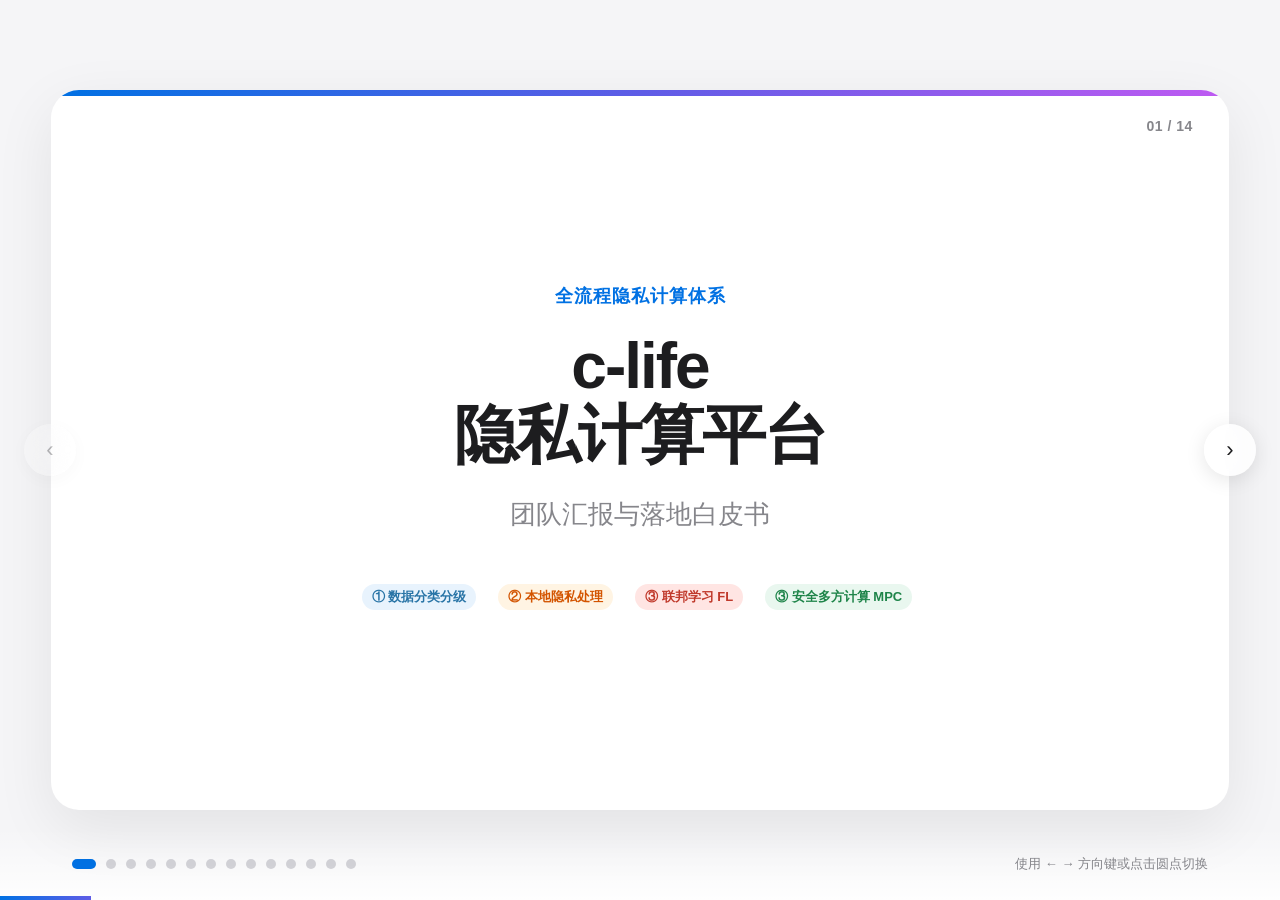
<file: docs/隐私计算平台-汇报PPT.html>
<!DOCTYPE html>
<html lang="zh-CN">
<head>
  <meta charset="UTF-8" />
  <meta name="viewport" content="width=device-width, initial-scale=1.0" />
  <title>c-life 隐私计算平台 — 团队汇报</title>
  <style>
    :root {
      --bg: #f5f5f7;
      --card: #ffffff;
      --text: #1d1d1f;
      --text-secondary: #86868b;
      --accent: #0071e3;
      --accent-soft: #e8f3fd;
      --purple: #5e5ce6;
      --pink: #bf5af2;
      --success: #34c759;
      --warning: #ff9500;
      --danger: #ff3b30;
      --shadow: 0 18px 60px rgba(0, 0, 0, 0.08);
      --radius: 28px;
    }

    * {
      box-sizing: border-box;
      margin: 0;
      padding: 0;
    }

    html, body {
      height: 100%;
      font-family: -apple-system, BlinkMacSystemFont, "SF Pro Display", "Segoe UI", Roboto, "Helvetica Neue", Arial, sans-serif;
      background: var(--bg);
      color: var(--text);
      overflow: hidden;
    }

    .deck {
      width: 100vw;
      height: 100vh;
      display: flex;
      align-items: center;
      justify-content: center;
      position: relative;
    }

    .slide {
      position: absolute;
      width: min(1200px, 92vw);
      height: min(720px, 80vh);
      background: var(--card);
      border-radius: var(--radius);
      box-shadow: var(--shadow);
      padding: 64px 72px;
      opacity: 0;
      transform: translateX(80px) scale(0.96);
      pointer-events: none;
      transition: all 0.55s cubic-bezier(0.22, 1, 0.36, 1);
      overflow: hidden;
      display: flex;
      flex-direction: column;
    }

    .slide.active {
      opacity: 1;
      transform: translateX(0) scale(1);
      pointer-events: auto;
      z-index: 10;
    }

    .slide.prev {
      transform: translateX(-80px) scale(0.96);
      opacity: 0;
    }

    .slide::before {
      content: "";
      position: absolute;
      top: 0;
      left: 0;
      right: 0;
      height: 6px;
      background: linear-gradient(90deg, var(--accent), var(--purple), var(--pink));
    }

    .slide-number {
      position: absolute;
      top: 28px;
      right: 36px;
      font-size: 14px;
      font-weight: 600;
      color: var(--text-secondary);
      letter-spacing: 0.5px;
    }

    h1 {
      font-size: 64px;
      font-weight: 800;
      letter-spacing: -2px;
      line-height: 1.08;
      margin-bottom: 24px;
    }

    h2 {
      font-size: 42px;
      font-weight: 700;
      letter-spacing: -1px;
      margin-bottom: 36px;
      line-height: 1.15;
    }

    h3 {
      font-size: 22px;
      font-weight: 600;
      margin-bottom: 12px;
    }

    p, li {
      font-size: 20px;
      line-height: 1.6;
      color: var(--text);
    }

    p.subtitle {
      font-size: 26px;
      color: var(--text-secondary);
      font-weight: 400;
    }

    .grid-2 {
      display: grid;
      grid-template-columns: repeat(2, 1fr);
      gap: 32px;
      flex: 1;
    }

    .grid-3 {
      display: grid;
      grid-template-columns: repeat(3, 1fr);
      gap: 24px;
      flex: 1;
    }

    .grid-4 {
      display: grid;
      grid-template-columns: repeat(4, 1fr);
      gap: 20px;
      flex: 1;
    }

    .card {
      background: #fafafc;
      border-radius: 20px;
      padding: 28px;
      display: flex;
      flex-direction: column;
      justify-content: center;
    }

    .card.accent {
      background: var(--accent-soft);
    }

    .card-icon {
      width: 48px;
      height: 48px;
      border-radius: 14px;
      display: flex;
      align-items: center;
      justify-content: center;
      font-size: 24px;
      margin-bottom: 16px;
      background: linear-gradient(135deg, var(--accent), var(--purple));
      color: white;
    }

    .card h3 {
      font-size: 20px;
      margin-bottom: 8px;
    }

    .card p, .card li {
      font-size: 16px;
      color: var(--text-secondary);
      line-height: 1.55;
    }

    ul.clean {
      list-style: none;
    }

    ul.clean li {
      position: relative;
      padding-left: 28px;
      margin-bottom: 12px;
    }

    ul.clean li::before {
      content: "•";
      position: absolute;
      left: 0;
      color: var(--accent);
      font-weight: 700;
      font-size: 24px;
      line-height: 1;
    }

    table {
      width: 100%;
      border-collapse: collapse;
      font-size: 15px;
      margin-top: 8px;
    }

    th, td {
      padding: 14px 16px;
      text-align: left;
      border-bottom: 1px solid #e8e8ed;
    }

    th {
      font-weight: 600;
      color: var(--text-secondary);
      font-size: 14px;
      text-transform: uppercase;
      letter-spacing: 0.5px;
    }

    td {
      color: var(--text);
    }

    tr:last-child td {
      border-bottom: none;
    }

    .tag {
      display: inline-block;
      padding: 4px 10px;
      border-radius: 100px;
      font-size: 13px;
      font-weight: 600;
      margin-right: 6px;
      margin-bottom: 6px;
    }

    .tag.l5 { background: #ffe5e3; color: #c0392b; }
    .tag.l4 { background: #fff4e3; color: #d35400; }
    .tag.l3 { background: #e8f3fd; color: #2874a6; }
    .tag.l2 { background: #e9f7ef; color: #1e8449; }
    .tag.l1 { background: #f2f2f7; color: #555; }

    .arrow-flow {
      display: flex;
      align-items: center;
      gap: 12px;
      flex-wrap: wrap;
      margin: 24px 0;
    }

    .flow-box {
      background: linear-gradient(135deg, var(--accent), var(--purple));
      color: white;
      padding: 14px 20px;
      border-radius: 14px;
      font-weight: 600;
      font-size: 15px;
      white-space: nowrap;
    }

    .flow-arrow {
      font-size: 24px;
      color: var(--text-secondary);
    }

    .big-number {
      font-size: 72px;
      font-weight: 800;
      background: linear-gradient(120deg, var(--accent), var(--purple));
      -webkit-background-clip: text;
      background-clip: text;
      -webkit-text-fill-color: transparent;
      line-height: 1;
      margin-bottom: 8px;
    }

    .footer-bar {
      position: absolute;
      bottom: 0;
      left: 0;
      right: 0;
      height: 72px;
      display: flex;
      align-items: center;
      justify-content: space-between;
      padding: 0 72px;
      background: linear-gradient(180deg, transparent, rgba(255,255,255,0.9));
    }

    .progress {
      position: absolute;
      bottom: 0;
      left: 0;
      height: 4px;
      background: linear-gradient(90deg, var(--accent), var(--purple));
      transition: width 0.4s ease;
    }

    .nav-btn {
      position: absolute;
      top: 50%;
      transform: translateY(-50%);
      width: 52px;
      height: 52px;
      border-radius: 50%;
      border: none;
      background: rgba(255, 255, 255, 0.85);
      backdrop-filter: blur(12px);
      box-shadow: 0 4px 20px rgba(0,0,0,0.1);
      cursor: pointer;
      font-size: 22px;
      color: var(--text);
      display: flex;
      align-items: center;
      justify-content: center;
      transition: all 0.2s;
      z-index: 20;
    }

    .nav-btn:hover {
      background: white;
      transform: translateY(-50%) scale(1.08);
    }

    .nav-btn.prev-btn { left: 24px; }
    .nav-btn.next-btn { right: 24px; }

    .dots {
      display: flex;
      gap: 10px;
    }

    .dot {
      width: 10px;
      height: 10px;
      border-radius: 50%;
      background: #d2d2d7;
      cursor: pointer;
      transition: all 0.2s;
    }

    .dot.active {
      background: var(--accent);
      width: 24px;
      border-radius: 5px;
    }

    .center {
      display: flex;
      flex-direction: column;
      align-items: center;
      justify-content: center;
      text-align: center;
      flex: 1;
    }

    .gradient-text {
      background: linear-gradient(120deg, var(--accent), var(--purple), var(--pink));
      -webkit-background-clip: text;
      background-clip: text;
      -webkit-text-fill-color: transparent;
    }

    code {
      font-family: "SF Mono", Consolas, Monaco, monospace;
      background: #f2f2f7;
      padding: 2px 8px;
      border-radius: 6px;
      font-size: 0.85em;
    }

    .small-text {
      font-size: 15px;
      color: var(--text-secondary);
    }

    @media (max-width: 900px) {
      .slide { padding: 40px 32px; }
      h1 { font-size: 42px; }
      h2 { font-size: 30px; }
      .grid-2, .grid-3, .grid-4 { grid-template-columns: 1fr; }
      table { font-size: 13px; }
      th, td { padding: 10px 12px; }
    }
  </style>
</head>
<body>

<div class="deck" id="deck">

  <!-- Slide 1: Title -->
  <section class="slide active">
    <div class="center">
      <div style="font-size: 18px; font-weight: 600; color: var(--accent); letter-spacing: 1px; margin-bottom: 24px;">全流程隐私计算体系</div>
      <h1>c-life<br/>隐私计算平台</h1>
      <p class="subtitle">团队汇报与落地白皮书</p>
      <div style="margin-top: 48px; display: flex; gap: 16px; justify-content: center;">
        <span class="tag l3">① 数据分类分级</span>
        <span class="tag l4">② 本地隐私处理</span>
        <span class="tag l5">③ 联邦学习 FL</span>
        <span class="tag l2">③ 安全多方计算 MPC</span>
      </div>
    </div>
    <div class="slide-number">01 / 14</div>
  </section>

  <!-- Slide 2: Agenda -->
  <section class="slide">
    <h2>汇报议程</h2>
    <div class="grid-2" style="align-items: stretch;">
      <div class="card">
        <div class="card-icon">01</div>
        <h3>问题与价值</h3>
        <p>为什么必须做分类分级与本地隐私保护？数据“黑箱”带来的合规与业务风险。</p>
      </div>
      <div class="card">
        <div class="card-icon">02</div>
        <h3>本地隐私处理详解</h3>
        <p>四类隐私原语技术原理：脱敏、K-匿名、差分隐私、查询混淆，双模执行与参数治理。</p>
      </div>
      <div class="card">
        <div class="card-icon">03</div>
        <h3>联邦学习与典型场景</h3>
        <p>跨院纵向/横向联邦学习、FL 与 MPC 分工、L1~L5 协同路由策略。</p>
      </div>
      <div class="card">
        <div class="card-icon">04</div>
        <h3>落地路线与协同</h3>
        <p>P0 ~ P4 四阶段里程碑、团队分工、主要风险与应对。</p>
      </div>
    </div>
    <div class="slide-number">02 / 14</div>
  </section>

  <!-- Slide 3: Pain points -->
  <section class="slide">
    <h2>现实痛点：数据“黑箱”与保护脱节</h2>
    <table>
      <thead>
        <tr>
          <th style="width: 22%;">痛点</th>
          <th style="width: 42%;">具体表现</th>
          <th style="width: 36%;">后果</th>
        </tr>
      </thead>
      <tbody>
        <tr>
          <td><strong>数据“黑箱”</strong></td>
          <td>平台不知道接入数据里有没有身份证号、基因序列、HIV 诊断</td>
          <td>高敏感数据可能以明文形式参与计算或导出</td>
        </tr>
        <tr>
          <td><strong>策略与计算脱节</strong></td>
          <td>安全策略写在文档里，实际执行靠人工判断</td>
          <td>误用、漏用保护算法，合规风险高</td>
        </tr>
        <tr>
          <td><strong>使用门槛高</strong></td>
          <td>DP 的 ε、K-匿名的 K、脱敏规则对业务开发不透明</td>
          <td>业务系统不敢用、不会用、乱用</td>
        </tr>
        <tr>
          <td><strong>接入方式单一</strong></td>
          <td>只有批量 DAG 组件，没有本地实时能力</td>
          <td>无法覆盖 API 脱敏、医生工作站、大模型网关</td>
        </tr>
        <tr>
          <td><strong>参数无法治理</strong></td>
          <td>参数散落在代码、配置文件、UI 面板中</td>
          <td>无法审计、无法版本化、无法自动推荐</td>
        </tr>
      </tbody>
    </table>
    <div class="slide-number">03 / 14</div>
  </section>

  <!-- Slide 4: Value positioning -->
  <section class="slide">
    <h2>价值定位：看见 → 处理 → 协同</h2>
    <div class="arrow-flow" style="justify-content: center; margin-top: 20px;">
      <div class="flow-box">数据接入</div>
      <span class="flow-arrow">→</span>
      <div class="flow-box">分类分级</div>
      <span class="flow-arrow">→</span>
      <div class="flow-box">本地隐私处理</div>
      <span class="flow-arrow">→</span>
      <div class="flow-box">联邦学习 / MPC</div>
      <span class="flow-arrow">→</span>
      <div class="flow-box">审计 + 预算台账</div>
    </div>
    <div class="grid-3" style="margin-top: 12px;">
      <div class="card accent">
        <div class="card-icon">👁</div>
        <h3>① 识别</h3>
        <p>自动判断字段、记录、整表、图片、手写病例的敏感等级（L1 ~ L5），输出可被下游消费的 SecurityTag。</p>
      </div>
      <div class="card accent">
        <div class="card-icon">🛡</div>
        <h3>② 处理</h3>
        <p>脱敏、K-匿名、差分隐私、查询混淆四类原语，支持批量组件与本地 SDK，实现单点保护。</p>
      </div>
      <div class="card accent">
        <div class="card-icon">🔒</div>
        <h3>③ 协同</h3>
        <p>FL / MPC 让跨机构计算在原始数据不出域、不可见的前提下完成，补全“识别 → 处理 → 协同 → 审计”闭环。</p>
      </div>
    </div>
    <div class="slide-number">04 / 14</div>
  </section>

  <!-- Slide 5: Classification -->
  <section class="slide">
    <h2>① 数据分类分级：给数据贴“安全标签”</h2>
    <div class="grid-2">
      <div>
        <h3 style="margin-bottom: 18px;">五级敏感标准</h3>
        <div style="display: flex; flex-direction: column; gap: 10px;">
          <div class="card" style="flex-direction: row; align-items: center; gap: 16px; padding: 18px 22px;">
            <span class="tag l5">L5 极高风险</span>
            <span class="small-text">基因序列、罕见病原始样本 → 强制入 TEE</span>
          </div>
          <div class="card" style="flex-direction: row; align-items: center; gap: 16px; padding: 18px 22px;">
            <span class="tag l4">L4 高风险</span>
            <span class="small-text">HIV / 精神病 / 癌症完整病历 → MPC / FL</span>
          </div>
          <div class="card" style="flex-direction: row; align-items: center; gap: 16px; padding: 18px 22px;">
            <span class="tag l3">L3 中风险</span>
            <span class="small-text">身份证号、手机号、诊疗记录 → DP / K-匿名 / 脱敏</span>
          </div>
          <div class="card" style="flex-direction: row; align-items: center; gap: 16px; padding: 18px 22px;">
            <span class="tag l2">L2 低风险</span>
            <span class="small-text">去标识化统计级数据 → 联盟内受限共享</span>
          </div>
          <div class="card" style="flex-direction: row; align-items: center; gap: 16px; padding: 18px 22px;">
            <span class="tag l1">L1 公开级</span>
            <span class="small-text">医院公开运营数据 → 公开发布</span>
          </div>
        </div>
      </div>
      <div>
        <h3 style="margin-bottom: 18px;">三层漏斗式检测引擎</h3>
        <div class="card" style="margin-bottom: 16px;">
          <strong>第一层 · Rule Engine</strong>
          <p class="small-text">RE2 正则 + FST 字典，微秒级，100% 召回目标</p>
        </div>
        <div class="card" style="margin-bottom: 16px;">
          <strong>第二层 · Small-NER</strong>
          <p class="small-text">ONNX 轻量模型，毫秒级，医疗命名实体识别</p>
        </div>
        <div class="card">
          <strong>第三层 · VLM / LLM</strong>
          <p class="small-text">本地多模态大模型 Qwen2-VL-2B，识别病例图片、手写病历、非结构化 OCR 文本，秒级旁路异步复核</p>
        </div>
      </div>
    </div>
    <div class="slide-number">05 / 14</div>
  </section>

  <!-- Slide 6: FL purpose & examples -->
  <section class="slide">
    <h2>③ 联邦学习目的与典型场景</h2>
    <p class="subtitle" style="margin-top: -24px; margin-bottom: 20px;">从单点保护扩展到多方协同，实现"数据可用不可见"</p>
    <div class="grid-2">
      <div>
        <h3 style="margin-bottom: 14px;">为什么需要联邦学习</h3>
        <table>
          <tr><th>维度</th><th>集中式</th><th>联邦学习</th></tr>
          <tr><td>数据位置</td><td>汇聚到中心服务器</td><td>数据留在各参与方</td></tr>
          <tr><td>隐私保护</td><td>依赖中心安全承诺</td><td>密码学保证</td></tr>
          <tr><td>合规性</td><td>面临 GDPR 等挑战</td><td>符合"数据可用不可见"</td></tr>
          <tr><td>模型质量</td><td>受限于单方数据</td><td>多方联合训练更优</td></tr>
        </table>
      </div>
      <div>
        <h3 style="margin-bottom: 14px;">FL 与 MPC 的分工</h3>
        <div class="card" style="margin-bottom: 12px;">
          <strong>联邦学习 FL</strong>
          <p class="small-text">侧重 ML 模型分布式训练，交换梯度/参数</p>
        </div>
        <div class="card">
          <strong>安全多方计算 MPC</strong>
          <p class="small-text">侧重任意函数安全计算，密码学协议保证输入保密</p>
        </div>
        <div class="arrow-flow" style="margin-top: 14px;">
          <div class="flow-box" style="padding: 8px 14px; font-size: 12px;">数据分级</div>
          <span class="flow-arrow" style="font-size: 16px;">→</span>
          <div class="flow-box" style="padding: 8px 14px; font-size: 12px;">本地保护</div>
          <span class="flow-arrow" style="font-size: 16px;">→</span>
          <div class="flow-box" style="padding: 8px 14px; font-size: 12px;">隐私求交</div>
          <span class="flow-arrow" style="font-size: 16px;">→</span>
          <div class="flow-box" style="padding: 8px 14px; font-size: 12px;">安全聚合</div>
        </div>
      </div>
    </div>
    <div class="grid-2" style="margin-top: 16px; gap: 16px;">
      <div class="card accent">
        <p class="small-text"><strong>示例 6：跨院纵向联邦学习</strong> — 医院{id,age,diagnosis} + 银行{id,income,credit} → PSI 对齐 → SPU 梯度聚合</p>
      </div>
      <div class="card accent">
        <p class="small-text"><strong>示例 7：多医院横向联邦学习</strong> — A/B/C 本地训练 → DP 加噪(ε=0.5) → SPU 秘密分享聚合 → 模型发布</p>
      </div>
    </div>
    <div class="slide-number">06 / 14</div>
  </section>
  
  <!-- Slide 7: Privacy primitives technical details -->
  <section class="slide">
    <h2>② 四类隐私原语：技术详解</h2>
    <div class="grid-4">
      <div class="card">
        <div class="card-icon">🎭</div>
        <h3>脱敏技术</h3>
        <ul class="clean" style="font-size: 14px;">
          <li>掩码 Masking：保留首尾，中间替换</li>
          <li>哈希加盐：SHA-256 + 随机盐</li>
          <li>FPE：AES-FFX 格式保持加密</li>
          <li>Token 化：随机令牌映射</li>
        </ul>
      </div>
      <div class="card">
        <div class="card-icon">👥</div>
        <h3>K-匿名算法</h3>
        <ul class="clean" style="font-size: 14px;">
          <li>泛化：精确值 → 区间/前缀</li>
          <li>抑制：删除不满足 k 的记录</li>
          <li>Mondrian：多维递归二分</li>
          <li>扩展：L-多样性 / T-接近性</li>
        </ul>
      </div>
      <div class="card">
        <div class="card-icon">📊</div>
        <h3>差分隐私 DP</h3>
        <ul class="clean" style="font-size: 14px;">
          <li>Laplace：COUNT / SUM 查询</li>
          <li>Gaussian：高维向量 / ML 模型</li>
          <li>Exponential：直方图选择</li>
          <li>隐私预算 τ 管理与累积追踪</li>
        </ul>
      </div>
      <div class="card">
        <div class="card-icon">🌫</div>
        <h3>查询混淆 QOL</h3>
        <ul class="clean" style="font-size: 14px;">
          <li>Dummy Query 生成算法</li>
          <li>领域词典池配置</li>
          <li>请求级 pool 覆盖</li>
          <li>性能开销 ≈ O(n) 额外请求</li>
        </ul>
      </div>
    </div>
    <div class="card" style="margin-top: 16px;">
      <h3 style="margin-bottom: 10px;">分类分级 ↔ 隐私原语联动</h3>
      <div class="arrow-flow" style="margin: 0;">
        <span class="tag l3">L3</span>
        <span class="small-text">→ 脱敏 + K-匿名(k=5)</span>
        <span style="margin: 0 12px; color: var(--text-secondary);">│</span>
        <span class="tag l4">L4</span>
        <span class="small-text">→ DP(ε≤0.1) + K-匿名(k=10)</span>
        <span style="margin: 0 12px; color: var(--text-secondary);">│</span>
        <span class="tag l5">L5</span>
        <span class="small-text">→ 禁止明文，强制 TEE</span>
      </div>
    </div>
    <div class="card" style="margin-top: 12px; flex-direction: row; align-items: center; gap: 24px;">
      <div class="big-number">4</div>
      <div>
        <h3>双模执行</h3>
        <p class="small-text">批量模式跑在 DataMesh / Kuscia 处理整表；本地模式作为 Java / Go / Python SDK 或 REST / gRPC 服务处理单条 / 小批量数据。</p>
      </div>
    </div>
    <div class="slide-number">07 / 14</div>
  </section>
  
  <!-- Slide 8: Local privacy overview -->
  <section class="slide">
    <h2>② 本地隐私处理：四类"保护动作"</h2>
    <div class="grid-4">
      <div class="card">
        <div class="card-icon">🎭</div>
        <h3>脱敏 Masking</h3>
        <p>直接隐藏或变换敏感字段</p>
        <code style="margin-top: 12px;">身份证 → 110***********1234</code>
      </div>
      <div class="card">
        <div class="card-icon">👥</div>
        <h3>K-匿名</h3>
        <p>让任意一条记录无法被唯一识别</p>
        <code style="margin-top: 12px;">年龄 28 → [20-30]</code>
      </div>
      <div class="card">
        <div class="card-icon">📊</div>
        <h3>差分隐私 DP</h3>
        <p>统计结果中加入可控噪声</p>
        <code style="margin-top: 12px;">COUNT 1000 → 1000.3</code>
      </div>
      <div class="card">
        <div class="card-icon">🌫</div>
        <h3>查询混淆 QOL</h3>
        <p>隐藏真实查询意图</p>
        <code style="margin-top: 12px;">真实查询 + 3 条 dummy</code>
      </div>
    </div>
    <div class="card" style="margin-top: 24px; flex-direction: row; align-items: center; gap: 24px;">
      <div class="big-number">4</div>
      <div>
        <h3>双模执行</h3>
        <p class="small-text">批量模式跑在 DataMesh / Kuscia 处理整表；本地模式作为 Java / Go / Python SDK 或 REST / gRPC 服务处理单条 / 小批量数据。</p>
      </div>
    </div>
    <div class="slide-number">08 / 14</div>
  </section>

  <!-- Slide 9: FL & MPC -->
  <section class="slide">
    <h2>③ 联邦学习 & 安全多方计算</h2>
    <p class="subtitle" style="margin-top: -24px; margin-bottom: 28px;">把“数据可用不可见”从单点保护扩展到多方协同</p>
    <div class="grid-2">
      <div class="card">
        <h3>联邦学习 FL</h3>
        <p class="small-text" style="margin-bottom: 14px;">数据留在本地，只交换模型参数或梯度。</p>
        <table>
          <tr><th></th><th>横向联邦 HFL</th><th>纵向联邦 VFL</th></tr>
          <tr><td>数据分布</td><td>特征相同，样本不同</td><td>样本重叠，特征互补</td></tr>
          <tr><td>关键组件</td><td>FedAvg、安全聚合</td><td>PSI、Split Learning、SPU</td></tr>
          <tr><td>主要风险</td><td>梯度泄露</td><td>对齐泄露、特征推断</td></tr>
        </table>
      </div>
      <div class="card">
        <h3>安全多方计算 MPC</h3>
        <p class="small-text" style="margin-bottom: 14px;">计算过程中任何一方都看不到其他方原始输入。</p>
        <table>
          <tr><th>协议</th><th>核心思想</th><th>对应</th></tr>
          <tr><td>秘密分享</td><td>数据拆分，单方无意义</td><td>SPU</td></tr>
          <tr><td>混淆电路</td><td>加密布尔电路计算</td><td>SPU / ABY3</td></tr>
          <tr><td>同态加密</td><td>密文上直接运算</td><td>HEU</td></tr>
          <tr><td>隐私求交</td><td>找 ID 交集不泄露非交集</td><td><code>data_prep/psi</code></td></tr>
        </table>
      </div>
    </div>
    <div class="slide-number">09 / 14</div>
  </section>

  <!-- Slide 10: Routing strategy -->
  <section class="slide">
    <h2>L1~L5 协同路由策略</h2>
    <table>
      <thead>
        <tr>
          <th style="width: 16%;">数据等级</th>
          <th style="width: 38%;">协同计算策略</th>
          <th style="width: 46%;">本地保护动作</th>
        </tr>
      </thead>
      <tbody>
        <tr>
          <td><span class="tag l5">L5</span></td>
          <td>原则上禁止进入 FL/MPC 明文计算；必须入 TEE 或硬件隔离</td>
          <td>禁止出域、端到端加密</td>
        </tr>
        <tr>
          <td><span class="tag l4">L4</span></td>
          <td>进入 MPC / VFL，数据可用不可见；输出侧加 DP</td>
          <td>DP（ε≤0.1）、严格审计</td>
        </tr>
        <tr>
          <td><span class="tag l3">L3</span></td>
          <td>可进入 FL / MPC，但需先本地脱敏或 K-匿名</td>
          <td>K-匿名（k≥5）、脱敏、DP（ε≤1.0）</td>
        </tr>
        <tr>
          <td><span class="tag l2">L2</span></td>
          <td>可在联盟内 FL / MPC 共享</td>
          <td>轻量脱敏、受限查询</td>
        </tr>
        <tr>
          <td><span class="tag l1">L1</span></td>
          <td>无需 FL/MPC，直接公开</td>
          <td>无</td>
        </tr>
      </tbody>
    </table>
    <div class="card" style="margin-top: 24px;">
      <p class="small-text"><strong>端到端示例：</strong>医院 A 表经分类分级识别 L5 字段 → L5 剥离/入 TEE，L4 进入 MPC 统计，L3 先脱敏 → PSI 对齐共同患者 → MPC 聚合 → 输出侧 DP 加噪 + 脱敏 → L2 结果出域。</p>
    </div>
    <div class="slide-number">10 / 14</div>
  </section>

  <!-- Slide 11: Architecture -->
  <section class="slide">
    <h2>系统架构：双模执行 + 统一治理</h2>
    <div class="grid-2" style="gap: 40px;">
      <div class="card">
        <h3>批量模式</h3>
        <ul class="clean">
          <li>SecretPad DAG 画布拖拽组件</li>
          <li>SecretFlow Component 在 PYU / SPU / HEU 执行</li>
          <li>DataMesh / Kuscia 负责任务调度与数据授权</li>
        </ul>
      </div>
      <div class="card">
        <h3>本地模式</h3>
        <ul class="clean">
          <li>Java / Go / Python 本地 SDK 进程内调用</li>
          <li>REST / gRPC 本地 Agent 多语言接入</li>
          <li>CLI 工具用于调试与预览</li>
        </ul>
      </div>
    </div>
    <div class="card" style="margin-top: 28px;">
      <h3>参数治理优先级</h3>
      <div class="arrow-flow" style="margin: 0;">
        <div class="flow-box" style="padding: 10px 16px; font-size: 13px;">请求参数</div>
        <span class="flow-arrow" style="font-size: 18px;">→</span>
        <div class="flow-box" style="padding: 10px 16px; font-size: 13px;">上下文覆盖</div>
        <span class="flow-arrow" style="font-size: 18px;">→</span>
        <div class="flow-box" style="padding: 10px 16px; font-size: 13px;">项目 Profile</div>
        <span class="flow-arrow" style="font-size: 18px;">→</span>
        <div class="flow-box" style="padding: 10px 16px; font-size: 13px;">预置模板</div>
        <span class="flow-arrow" style="font-size: 18px;">→</span>
        <div class="flow-box" style="padding: 10px 16px; font-size: 13px;">算法默认值</div>
      </div>
    </div>
    <div class="slide-number">11 / 14</div>
  </section>

  <!-- Slide 12: Product & Delivery -->
  <section class="slide">
    <h2>产品需求与交付形态</h2>
    <div class="grid-3">
      <div class="card">
        <div class="card-icon">🧩</div>
        <h3>批量 DAG</h3>
        <p>四类原语组件、隐私证明展示、隐私预算管理、输入输出绑定 Data Catalog。</p>
      </div>
      <div class="card">
        <div class="card-icon">📦</div>
        <h3>本地 SDK / Agent</h3>
        <p>Python / Java / Go SDK + REST / gRPC Agent + CLI，覆盖实时查询、医生工作站、大模型网关。</p>
      </div>
      <div class="card">
        <div class="card-icon">⚙️</div>
        <h3>参数治理</h3>
        <p>模板中心、项目 Profile、自动推荐、手动覆盖、强制策略、版本审计、隐私预算台账。</p>
      </div>
    </div>
    <div class="grid-4" style="margin-top: 24px;">
      <div class="card" style="text-align: center;">
        <div class="big-number" style="font-size: 48px;">P0</div>
        <p class="small-text">抽象 + Python 本地 SDK（脱敏、K-匿名）</p>
      </div>
      <div class="card" style="text-align: center;">
        <div class="big-number" style="font-size: 48px;">P1</div>
        <p class="small-text">DP 本地函数 + REST Agent</p>
      </div>
      <div class="card" style="text-align: center;">
        <div class="big-number" style="font-size: 48px;">P2</div>
        <p class="small-text">批量组件接入 SecretPad DAG</p>
      </div>
      <div class="card" style="text-align: center;">
        <div class="big-number" style="font-size: 48px;">P3~P4</div>
        <p class="small-text">QOL + 预算台账 + Java/Go SDK + gRPC</p>
      </div>
    </div>
    <div class="slide-number">12 / 14</div>
  </section>

  <!-- Slide 13: Team & Risks -->
  <section class="slide">
    <h2>团队协同与主要风险</h2>
    <div class="grid-2">
      <div>
        <h3 style="margin-bottom: 18px;">AI-Native 人机分工</h3>
        <div class="card" style="margin-bottom: 16px;">
          <strong>人类架构师 · 10-15h/周</strong>
          <p class="small-text">医疗规则校准、策略路由设计、Prompt 场景审核、Code Review</p>
        </div>
        <div class="card">
          <strong>AI Code Agent · 40-50h/周</strong>
          <p class="small-text">代码生成（规则引擎、Catalog、Scanner、NER 封装、LLM 客户端、测试、部署脚本）、文档生成</p>
        </div>
      </div>
      <div>
        <h3 style="margin-bottom: 18px;">主要风险与应对</h3>
        <table>
          <tr><th>风险</th><th>概率</th><th>应对</th></tr>
          <tr><td>Small-NER 延迟 > 50ms</td><td>中</td><td>INT8 量化或降级为 Rule + LLM</td></tr>
          <tr><td>LLM JSON 输出不稳定</td><td>中</td><td>vLLM Guided Decoding + Pydantic 后处理</td></tr>
          <tr><td>多语言 SDK 实现不一致</td><td>中</td><td>核心算法 Python 实现，建立一致性测试集</td></tr>
          <tr><td>标签同步延迟 > 5s</td><td>低</td><td>Gateway 缓存保守策略，Catalog 异步更新</td></tr>
        </table>
      </div>
    </div>
    <div class="slide-number">13 / 14</div>
  </section>

  <!-- Slide 14: Summary -->
  <section class="slide">
    <div class="center">
      <h2 class="gradient-text">总结</h2>
      <p style="font-size: 26px; max-width: 900px; margin: 32px 0;">
        本项目不是单纯增加几个算法，而是构建一套<br/>
        <strong>“识别 → 处理 → 协同 → 审计”</strong> 的完整隐私计算平台体系。
      </p>
      <div class="grid-2" style="max-width: 900px; text-align: left;">
        <div class="card">
          <h3>① 分类分级让平台“看得见”</h3>
          <p class="small-text">自动识别结构化字段、文本、图片、手写病历的 L1~L5 敏感等级，输出可消费的 SecurityTag。</p>
        </div>
        <div class="card">
          <h3>② 本地隐私处理让平台“管得住”</h3>
          <p class="small-text">脱敏、K-匿名、DP、QOL 四类原语，覆盖单点与批量场景。</p>
        </div>
        <div class="card">
          <h3>③ FL / MPC 让协同计算“不可见”</h3>
          <p class="small-text">跨机构联合建模与统计，原始数据始终不出域、不可见。</p>
        </div>
        <div class="card">
          <h3>参数治理与审计让风险“可追溯”</h3>
          <p class="small-text">模板、Profile、预算台账、审计日志四位一体。</p>
        </div>
      </div>
    </div>
    <div class="slide-number">14 / 14</div>
  </section>

  <!-- Navigation -->
  <button class="nav-btn prev-btn" id="prevBtn" aria-label="上一页">‹</button>
  <button class="nav-btn next-btn" id="nextBtn" aria-label="下一页">›</button>

  <div class="footer-bar">
    <div class="dots" id="dots"></div>
    <div style="font-size: 13px; color: var(--text-secondary);">使用 ← → 方向键或点击圆点切换</div>
  </div>
  <div class="progress" id="progress"></div>
</div>

<script>
  const slides = document.querySelectorAll('.slide');
  const dotsContainer = document.getElementById('dots');
  const progress = document.getElementById('progress');
  const prevBtn = document.getElementById('prevBtn');
  const nextBtn = document.getElementById('nextBtn');
  let current = 0;
  const total = slides.length;

  function createDots() {
    slides.forEach((_, i) => {
      const dot = document.createElement('span');
      dot.className = 'dot' + (i === 0 ? ' active' : '');
      dot.addEventListener('click', () => goTo(i));
      dotsContainer.appendChild(dot);
    });
  }

  function update() {
    slides.forEach((slide, i) => {
      slide.classList.remove('active', 'prev');
      if (i === current) {
        slide.classList.add('active');
      } else if (i < current) {
        slide.classList.add('prev');
      }
    });

    const dots = document.querySelectorAll('.dot');
    dots.forEach((dot, i) => {
      dot.classList.toggle('active', i === current);
    });

    progress.style.width = ((current + 1) / total * 100) + '%';
    prevBtn.style.opacity = current === 0 ? '0.3' : '1';
    nextBtn.style.opacity = current === total - 1 ? '0.3' : '1';
  }

  function goTo(index) {
    if (index < 0 || index >= total) return;
    current = index;
    update();
  }

  function next() { goTo(current + 1); }
  function prev() { goTo(current - 1); }

  prevBtn.addEventListener('click', prev);
  nextBtn.addEventListener('click', next);

  document.addEventListener('keydown', (e) => {
    if (e.key === 'ArrowRight' || e.key === ' ') next();
    if (e.key === 'ArrowLeft') prev();
  });

  createDots();
  update();
</script>

</body>
</html>
</file>
<file: docs/front-end/prototype/style.css>
/* --- Apple Design System variables --- */
:root {
  --primary: #0071e3; /* Apple Blue */
  --primary-hover: #147ce5;
  --success: #34c759; /* Apple Green */
  --warning: #ff9500; /* Apple Orange */
  --error: #ff3b30; /* Apple Red */
  
  --bg-system: #f5f5f7; /* macOS Light System Gray background */
  --bg-sidebar: rgba(245, 245, 247, 0.6); /* Translucent sidebar */
  --bg-card: #ffffff;
  --bg-header: rgba(255, 255, 255, 0.7);
  
  --text-main: #1d1d1f; /* Apple dark charcoal text */
  --text-secondary: #86868b; /* Apple gray secondary text */
  --border: rgba(0, 0, 0, 0.08);
  --border-hover: rgba(0, 0, 0, 0.15);
  
  --shadow-sm: 0 2px 8px rgba(0, 0, 0, 0.04);
  --shadow-md: 0 12px 30px rgba(0, 0, 0, 0.06);
  --shadow-lg: 0 24px 50px rgba(0, 0, 0, 0.12);
  
  --sidebar-width: 240px;
  --header-height: 52px;
  
  --font-family: -apple-system, BlinkMacSystemFont, "SF Pro Text", "SF Pro Icons", "Helvetica Neue", Helvetica, Arial, "PingFang SC", "Microsoft YaHei", sans-serif;
}

[data-theme="dark"] {
  --primary: #0a84ff; /* Apple Dark Blue */
  --primary-hover: #359aff;
  --success: #30d158; /* Apple Dark Green */
  --warning: #ff9f0a; /* Apple Dark Orange */
  --error: #ff453a; /* Apple Dark Red */
  
  --bg-system: #1c1c1e; /* macOS Dark System Gray background */
  --bg-sidebar: rgba(28, 28, 30, 0.65); /* Translucent dark sidebar */
  --bg-card: #2c2c2e;
  --bg-header: rgba(28, 28, 30, 0.75);
  
  --text-main: #f5f5f7; /* Apple light gray main text */
  --text-secondary: #8e8e93; /* Secondary text */
  --border: rgba(255, 255, 255, 0.08);
  --border-hover: rgba(255, 255, 255, 0.15);
  
  --shadow-sm: 0 2px 8px rgba(0, 0, 0, 0.2);
  --shadow-md: 0 12px 30px rgba(0, 0, 0, 0.25);
  --shadow-lg: 0 24px 50px rgba(0, 0, 0, 0.4);
}

/* --- Global Reset & Animations --- */
* {
  box-sizing: border-box;
  margin: 0;
  padding: 0;
}

body {
  margin: 0;
  font-family: var(--font-family);
  font-size: 14px;
  color: var(--text-main);
  background: var(--bg-system);
  overflow-x: hidden;
  transition: background 0.3s, color 0.3s;
}

/* --- Sonoma Background Blobs --- */
.login-bg-blobs {
  position: fixed;
  inset: 0;
  z-index: -1;
  overflow: hidden;
  filter: blur(120px);
  background: var(--bg-system);
  transition: background 0.3s;
}

.blob {
  position: absolute;
  border-radius: 50%;
  opacity: 0.6;
  mix-blend-mode: multiply;
  animation: float 25s infinite alternate ease-in-out;
}

[data-theme="dark"] .blob {
  opacity: 0.3;
  mix-blend-mode: screen;
}

.blob1 {
  width: 600px;
  height: 600px;
  background: radial-gradient(circle, rgba(255,159,10,0.5) 0%, rgba(255,69,58,0) 70%);
  top: -10%;
  left: -5%;
  animation-duration: 30s;
}

.blob2 {
  width: 500px;
  height: 500px;
  background: radial-gradient(circle, rgba(191,90,242,0.5) 0%, rgba(10,132,255,0) 70%);
  bottom: -10%;
  right: 5%;
  animation-delay: -5s;
  animation-duration: 22s;
}

.blob3 {
  width: 550px;
  height: 550px;
  background: radial-gradient(circle, rgba(10,132,255,0.4) 0%, rgba(48,209,88,0) 70%);
  top: 30%;
  left: 25%;
  animation-delay: -10s;
  animation-duration: 26s;
}

@keyframes float {
  0% { transform: translate(0, 0) scale(1); }
  50% { transform: translate(120px, 90px) scale(1.15); }
  100% { transform: translate(-60px, 140px) scale(0.9); }
}

/* --- Header Styling --- */
.header {
  position: fixed;
  top: 0;
  left: 0;
  right: 0;
  height: var(--header-height);
  background: var(--bg-header);
  backdrop-filter: blur(20px) saturate(190%);
  -webkit-backdrop-filter: blur(20px) saturate(190%);
  border-bottom: 1px solid var(--border);
  display: flex;
  align-items: center;
  justify-content: space-between;
  padding: 0 24px;
  z-index: 100;
  transition: background 0.3s, border-color 0.3s;
}

.header-left {
  display: flex;
  align-items: center;
  gap: 12px;
  font-weight: 600;
  font-size: 15px;
  letter-spacing: -0.2px;
}

.logo {
  width: 28px;
  height: 28px;
  background: linear-gradient(135deg, var(--primary) 0%, #359aff 100%);
  color: #fff;
  border-radius: 7px;
  display: flex;
  align-items: center;
  justify-content: center;
  font-weight: 800;
  font-size: 14px;
  box-shadow: 0 2px 6px rgba(10, 132, 255, 0.3);
  letter-spacing: normal;
}

.header-right {
  display: flex;
  align-items: center;
  gap: 16px;
}

.theme-toggle {
  width: 32px;
  height: 32px;
  border-radius: 50%;
  display: flex;
  align-items: center;
  justify-content: center;
  cursor: pointer;
  background: rgba(0, 0, 0, 0.04);
  color: var(--text-main);
  transition: background 0.2s, transform 0.2s;
}

[data-theme="dark"] .theme-toggle {
  background: rgba(255, 255, 255, 0.06);
}

.theme-toggle:hover {
  background: rgba(0, 0, 0, 0.08);
  transform: scale(1.05);
}

[data-theme="dark"] .theme-toggle:hover {
  background: rgba(255, 255, 255, 0.12);
}

.bell {
  position: relative;
  font-size: 16px;
  cursor: pointer;
  width: 32px;
  height: 32px;
  border-radius: 50%;
  display: flex;
  align-items: center;
  justify-content: center;
  background: rgba(0, 0, 0, 0.04);
  transition: background 0.2s;
}

[data-theme="dark"] .bell {
  background: rgba(255, 255, 255, 0.06);
}

.bell:hover {
  background: rgba(0, 0, 0, 0.08);
}

[data-theme="dark"] .bell:hover {
  background: rgba(255, 255, 255, 0.12);
}

.badge {
  position: absolute;
  top: -2px;
  right: -2px;
  background: var(--error);
  color: #fff;
  font-size: 9px;
  font-weight: 700;
  padding: 1px 4px;
  border-radius: 8px;
  min-width: 14px;
  height: 14px;
  display: flex;
  align-items: center;
  justify-content: center;
}

.user {
  display: flex;
  align-items: center;
  gap: 8px;
  cursor: pointer;
  padding: 4px 10px;
  border-radius: 16px;
  transition: background 0.2s;
}

.user:hover {
  background: rgba(0, 0, 0, 0.04);
}

[data-theme="dark"] .user:hover {
  background: rgba(255, 255, 255, 0.06);
}

.avatar {
  width: 24px;
  height: 24px;
  border-radius: 50%;
  background: linear-gradient(135deg, #ff9500 0%, #ff5e00 100%);
  color: #fff;
  display: flex;
  align-items: center;
  justify-content: center;
  font-size: 11px;
  font-weight: 600;
}

/* --- Layout & Sidebar --- */
.layout {
  display: flex;
  margin-top: var(--header-height);
  min-height: calc(100vh - var(--header-height));
}

.sidebar {
  width: var(--sidebar-width);
  background: var(--bg-sidebar);
  backdrop-filter: blur(20px);
  -webkit-backdrop-filter: blur(20px);
  border-right: 1px solid var(--border);
  padding: 16px 8px;
  position: fixed;
  top: var(--header-height);
  bottom: 0;
  overflow-y: auto;
  z-index: 90;
  transition: background 0.3s, border-color 0.3s;
}

.nav-item {
  display: flex;
  align-items: center;
  gap: 10px;
  padding: 8px 14px;
  margin: 2px 8px;
  color: var(--text-main);
  cursor: pointer;
  border-radius: 8px;
  font-weight: 500;
  transition: background 0.25s, color 0.25s, transform 0.15s;
}

.nav-item:hover {
  background: rgba(0, 0, 0, 0.04);
  color: var(--primary);
}

[data-theme="dark"] .nav-item:hover {
  background: rgba(255, 255, 255, 0.05);
}

.nav-item.active {
  background: var(--primary);
  color: #fff;
  box-shadow: 0 4px 12px rgba(0, 113, 227, 0.2);
}

[data-theme="dark"] .nav-item.active {
  box-shadow: 0 4px 12px rgba(10, 132, 255, 0.25);
}

.nav-icon {
  font-size: 15px;
  width: 20px;
  text-align: center;
  display: inline-block;
}

.nav-text {
  font-size: 13px;
  letter-spacing: -0.1px;
}

.main {
  margin-left: var(--sidebar-width);
  flex: 1;
  padding: 28px 32px;
  min-width: 0;
  transition: margin-left 0.3s;
}

/* --- Common UI Controls --- */
.page-title {
  font-size: 22px;
  font-weight: 700;
  margin-bottom: 20px;
  letter-spacing: -0.5px;
}

.toolbar {
  display: flex;
  justify-content: space-between;
  align-items: center;
  margin-bottom: 20px;
  gap: 12px;
  flex-wrap: wrap;
}

.toolbar-left,
.toolbar-right {
  display: flex;
  gap: 12px;
  align-items: center;
}

/* Apple Search Input & Custom Select */
input, select {
  height: 34px;
  border: 1px solid var(--border);
  border-radius: 8px;
  padding: 0 12px;
  font-size: 13px;
  outline: none;
  background: var(--bg-card);
  color: var(--text-main);
  transition: border-color 0.25s, box-shadow 0.25s, background-color 0.25s;
}

input[type="text"][placeholder*="搜索"] {
  background-image: url("data:image/svg+xml,%3Csvg xmlns='http://www.w3.org/2000/svg' width='14' height='14' viewBox='0 0 24 24' fill='none' stroke='%2386868b' stroke-width='2.5' stroke-linecap='round' stroke-linejoin='round'%3E%3Ccircle cx='11' cy='11' r='8'%3E%3C/circle%3E%3Cline x1='21' y1='21' x2='16.65' y2='16.65'%3E%3C/line%3E%3C/svg%3E");
  background-repeat: no-repeat;
  background-position: 10px center;
  padding-left: 32px;
  min-width: 220px;
}

select {
  background-image: url("data:image/svg+xml,%3Csvg xmlns='http://www.w3.org/2000/svg' width='12' height='12' viewBox='0 0 24 24' fill='none' stroke='%2386868b' stroke-width='2.5' stroke-linecap='round' stroke-linejoin='round'%3E%3Cpolyline points='6 9 12 15 18 9'%3E%3C/polyline%3E%3C/svg%3E");
  background-repeat: no-repeat;
  background-position: right 10px center;
  padding-right: 28px;
  -webkit-appearance: none;
  -moz-appearance: none;
  appearance: none;
  min-width: 100px;
}

input:focus, select:focus {
  border-color: var(--primary);
  background-color: var(--bg-card);
  box-shadow: 0 0 0 3px rgba(0, 113, 227, 0.15);
}

[data-theme="dark"] input:focus, 
[data-theme="dark"] select:focus {
  box-shadow: 0 0 0 3px rgba(10, 132, 255, 0.25);
}

/* Apple buttons */
.btn {
  height: 34px;
  padding: 0 16px;
  border-radius: 8px;
  border: 1px solid var(--border);
  background: var(--bg-card);
  color: var(--text-main);
  cursor: pointer;
  font-size: 13px;
  font-weight: 500;
  display: inline-flex;
  align-items: center;
  justify-content: center;
  gap: 6px;
  box-shadow: var(--shadow-sm);
  transition: all 0.2s cubic-bezier(0.16, 1, 0.3, 1);
}

.btn:hover {
  background: rgba(0, 0, 0, 0.02);
  border-color: var(--border-hover);
}

[data-theme="dark"] .btn:hover {
  background: rgba(255, 255, 255, 0.03);
}

.btn-primary {
  background: var(--primary);
  color: #fff;
  border: none;
  box-shadow: 0 2px 8px rgba(0, 113, 227, 0.3);
}

[data-theme="dark"] .btn-primary {
  box-shadow: 0 2px 8px rgba(10, 132, 255, 0.3);
}

.btn-primary:hover {
  background: var(--primary-hover);
  transform: translateY(-0.5px);
  box-shadow: 0 4px 12px rgba(0, 113, 227, 0.4);
}

.btn-danger {
  background: rgba(255, 59, 48, 0.08);
  color: var(--error);
  border-color: rgba(255, 59, 48, 0.2);
  box-shadow: none;
}

[data-theme="dark"] .btn-danger {
  background: rgba(255, 69, 58, 0.12);
  border-color: rgba(255, 69, 58, 0.25);
}

.btn-danger:hover {
  background: rgba(255, 59, 48, 0.16);
  border-color: rgba(255, 59, 48, 0.3);
}

.btn-sm {
  height: 28px;
  padding: 0 10px;
  font-size: 12px;
  border-radius: 6px;
}

/* --- Cards and Grid --- */
.card-grid {
  display: grid;
  grid-template-columns: repeat(auto-fill, minmax(260px, 1fr));
  gap: 20px;
  margin-bottom: 24px;
}

.card {
  background: var(--bg-card);
  border-radius: 14px;
  padding: 24px;
  box-shadow: var(--shadow-sm);
  border: 1px solid var(--border);
  transition: all 0.3s cubic-bezier(0.16, 1, 0.3, 1);
}

.stat-card {
  cursor: pointer;
}

.stat-card:hover {
  transform: translateY(-3px);
  box-shadow: var(--shadow-md);
  border-color: var(--border-hover);
}

.stat-label {
  color: var(--text-secondary);
  font-size: 13px;
  font-weight: 500;
  margin-bottom: 8px;
  text-transform: uppercase;
  letter-spacing: 0.5px;
}

.stat-value {
  font-size: 34px;
  font-weight: 700;
  letter-spacing: -1px;
}

.stat-trend {
  font-size: 12px;
  color: var(--success);
  margin-top: 8px;
  font-weight: 600;
  display: inline-flex;
  align-items: center;
  gap: 4px;
  background: rgba(52, 199, 89, 0.08);
  padding: 3px 8px;
  border-radius: 6px;
}

.stat-trend:empty {
  display: none;
}

/* --- Tables --- */
.table {
  width: 100%;
  border-collapse: collapse;
  background: var(--bg-card);
  border-radius: 12px;
  overflow: hidden;
  box-shadow: var(--shadow-sm);
  border: 1px solid var(--border);
  margin-bottom: 20px;
  transition: border-color 0.3s;
}

.table th,
.table td {
  text-align: left;
  padding: 14px 18px;
  border-bottom: 1px solid var(--border);
}

.table th {
  background: rgba(0, 0, 0, 0.015);
  font-weight: 600;
  color: var(--text-secondary);
  font-size: 13px;
}

[data-theme="dark"] .table th {
  background: rgba(255, 255, 255, 0.015);
}

.table tbody tr {
  transition: background-color 0.2s;
}

.table tbody tr:hover {
  background-color: rgba(0, 0, 0, 0.01);
}

[data-theme="dark"] .table tbody tr:hover {
  background-color: rgba(255, 255, 255, 0.015);
}

.table tbody tr:last-child td {
  border-bottom: none;
}

/* --- Apple Tag / Badges --- */
.tag {
  display: inline-flex;
  align-items: center;
  padding: 3px 10px;
  border-radius: 6px;
  font-size: 11px;
  font-weight: 600;
  line-height: 1.2;
}

.tag-green {
  background: rgba(52, 199, 89, 0.08);
  color: var(--success);
  border: 1px solid rgba(52, 199, 89, 0.15);
}

.tag-blue {
  background: rgba(0, 113, 227, 0.08);
  color: var(--primary);
  border: 1px solid rgba(0, 113, 227, 0.15);
}

.tag-red {
  background: rgba(255, 59, 48, 0.08);
  color: var(--error);
  border: 1px solid rgba(255, 59, 48, 0.15);
}

.tag-orange {
  background: rgba(255, 149, 0, 0.08);
  color: var(--warning);
  border: 1px solid rgba(255, 149, 0, 0.15);
}

.tag-gray {
  background: rgba(142, 142, 147, 0.08);
  color: var(--text-secondary);
  border: 1px solid rgba(142, 142, 147, 0.15);
}

/* --- Segmented Controls (Apple Tabs) --- */
.tabs {
  display: inline-flex;
  gap: 2px;
  margin-bottom: 24px;
  background: rgba(0, 0, 0, 0.05);
  padding: 3px;
  border-radius: 9px;
  border: none;
  align-self: flex-start;
  transition: background 0.3s;
}

[data-theme="dark"] .tabs {
  background: rgba(255, 255, 255, 0.06);
}

.tab {
  padding: 6px 14px;
  font-size: 13px;
  font-weight: 500;
  color: var(--text-secondary);
  cursor: pointer;
  border-radius: 7px;
  border-bottom: none;
  transition: all 0.2s cubic-bezier(0.16, 1, 0.3, 1);
}

.tab:hover {
  color: var(--text-main);
}

.tab.active {
  background: var(--bg-card);
  color: var(--text-main);
  box-shadow: 0 1px 3px rgba(0,0,0,0.08), 0 4px 10px rgba(0,0,0,0.03);
}

[data-theme="dark"] .tab.active {
  box-shadow: 0 1px 3px rgba(0,0,0,0.3), 0 4px 10px rgba(0,0,0,0.1);
}

/* --- Progress Bars --- */
.progress-bar {
  height: 6px;
  background: rgba(0, 0, 0, 0.05);
  border-radius: 3px;
  overflow: hidden;
  margin-top: 8px;
}

[data-theme="dark"] .progress-bar {
  background: rgba(255, 255, 255, 0.1);
}

.progress-fill {
  height: 100%;
  background: linear-gradient(90deg, var(--primary) 0%, #359aff 100%);
  width: 0%;
  border-radius: 3px;
  transition: width 0.4s ease;
}

/* --- Section visibility & transitions --- */
.section {
  display: none;
  opacity: 0;
  transform: translateY(10px);
}

.section.active {
  display: block;
  animation: slideIn 0.4s cubic-bezier(0.16, 1, 0.3, 1) forwards;
}

@keyframes slideIn {
  to {
    opacity: 1;
    transform: translateY(0);
  }
}

.actions {
  display: flex;
  gap: 8px;
}

/* --- Apple Switch (iOS Switch style for checkboxes) --- */
.checkbox-container {
  display: inline-flex;
  align-items: center;
  gap: 8px;
  cursor: pointer;
  user-select: none;
  font-size: 13px;
}

.checkbox-container input[type="checkbox"] {
  position: relative;
  width: 38px;
  height: 22px;
  -webkit-appearance: none;
  appearance: none;
  background: rgba(120, 120, 128, 0.16);
  border-radius: 11px;
  outline: none;
  cursor: pointer;
  transition: background 0.25s cubic-bezier(0.16, 1, 0.3, 1);
  border: none;
  box-shadow: none;
}

.checkbox-container input[type="checkbox"]::before {
  content: "";
  position: absolute;
  width: 18px;
  height: 18px;
  border-radius: 50%;
  top: 2px;
  left: 2px;
  background: #ffffff;
  box-shadow: 0 1px 3px rgba(0, 0, 0, 0.15), 0 1px 1px rgba(0, 0, 0, 0.05);
  transition: transform 0.25s cubic-bezier(0.16, 1, 0.3, 1);
}

.checkbox-container input[type="checkbox"]:checked {
  background: #34c759; /* iOS switch green */
}

.checkbox-container input[type="checkbox"]:checked::before {
  transform: translateX(16px);
}

/* --- Login Page --- */
body.login-mode .header {
  border-bottom: none;
  background: transparent;
  backdrop-filter: none;
  -webkit-backdrop-filter: none;
}

body.login-mode .header-left {
  display: none !important;
}

body.login-mode .header-right {
  position: absolute;
  top: 24px;
  right: 24px;
  z-index: 1000;
}

body.login-mode .header-right .bell,
body.login-mode .header-right .user {
  display: none !important;
}

body.login-mode .sidebar {
  display: none !important;
}

body.login-mode .main {
  margin-left: 0 !important;
  padding: 0 !important;
  display: flex !important;
  align-items: center !important;
  justify-content: center !important;
}

body.login-mode .layout {
  margin-top: 0 !important;
  min-height: 100vh !important;
  display: flex !important;
  justify-content: center !important;
  align-items: center !important;
}

.login-wrapper {
  display: flex;
  align-items: center;
  justify-content: center;
  min-height: 100vh;
  width: 100%;
}

.login-card {
  width: 380px;
  padding: 40px 32px;
  text-align: center;
  background: rgba(255, 255, 255, 0.4) !important;
  backdrop-filter: blur(30px) saturate(180%);
  -webkit-backdrop-filter: blur(30px) saturate(180%);
  border: 1px solid rgba(255, 255, 255, 0.25) !important;
  box-shadow: var(--shadow-lg) !important;
  border-radius: 20px;
}

[data-theme="dark"] .login-card {
  background: rgba(44, 44, 46, 0.35) !important;
  border: 1px solid rgba(255, 255, 255, 0.08) !important;
}

.login-logo {
  margin: 0 auto 20px;
  width: 56px;
  height: 56px;
  font-size: 24px;
  border-radius: 12px;
  display: flex;
  align-items: center;
  justify-content: center;
}

.login-title {
  font-size: 20px;
  font-weight: 700;
  margin-bottom: 6px;
  letter-spacing: -0.5px;
}

.login-subtitle {
  color: var(--text-secondary);
  font-size: 13px;
  margin-bottom: 32px;
  font-weight: 500;
}

.login-options {
  display: flex;
  justify-content: space-between;
  align-items: center;
  margin-bottom: 28px;
  font-size: 13px;
}

.forgot-link {
  color: var(--primary);
  text-decoration: none;
  font-weight: 500;
}

.forgot-link:hover {
  text-decoration: underline;
}

.login-btn {
  width: 100%;
  height: 40px;
  font-size: 14px;
  font-weight: 600;
  border-radius: 10px;
}

/* --- Drawers (Modals) --- */
.drawer-overlay {
  display: none;
  position: fixed;
  inset: 0;
  background: rgba(0, 0, 0, 0.15);
  backdrop-filter: blur(8px);
  -webkit-backdrop-filter: blur(8px);
  z-index: 200;
  opacity: 0;
  transition: opacity 0.3s cubic-bezier(0.16, 1, 0.3, 1);
}

.drawer-overlay.active {
  display: block;
  opacity: 1;
}

.drawer {
  position: fixed;
  top: 16px;
  right: 16px;
  bottom: 16px;
  width: 480px;
  background: rgba(255, 255, 255, 0.8);
  backdrop-filter: blur(30px) saturate(180%);
  -webkit-backdrop-filter: blur(30px) saturate(180%);
  box-shadow: var(--shadow-lg);
  border: 1px solid var(--border);
  border-radius: 16px;
  transform: translateX(calc(100% + 32px));
  transition: transform 0.4s cubic-bezier(0.16, 1, 0.3, 1);
  z-index: 201;
  display: flex;
  flex-direction: column;
}

[data-theme="dark"] .drawer {
  background: rgba(44, 44, 46, 0.8);
}

.drawer-overlay.active ~ .drawer {
  transform: translateX(0);
}

.drawer-header {
  padding: 18px 24px;
  border-bottom: 1px solid var(--border);
  display: flex;
  justify-content: space-between;
  align-items: center;
  font-weight: 700;
  font-size: 16px;
  letter-spacing: -0.2px;
}

.drawer-header span {
  display: inline-flex;
  align-items: center;
  justify-content: center;
  width: 24px;
  height: 24px;
  border-radius: 50%;
  background: rgba(0, 0, 0, 0.05);
  font-size: 11px;
  cursor: pointer;
  transition: background 0.2s;
}

[data-theme="dark"] .drawer-header span {
  background: rgba(255, 255, 255, 0.08);
}

.drawer-header span:hover {
  background: rgba(0, 0, 0, 0.1);
}

[data-theme="dark"] .drawer-header span:hover {
  background: rgba(255, 255, 255, 0.15);
}

.drawer-body {
  flex: 1;
  overflow-y: auto;
  padding: 24px;
}

.drawer-footer {
  padding: 16px 24px;
  border-top: 1px solid var(--border);
  display: flex;
  justify-content: flex-end;
  gap: 12px;
  background: rgba(0, 0, 0, 0.01);
  border-bottom-left-radius: 16px;
  border-bottom-right-radius: 16px;
}

[data-theme="dark"] .drawer-footer {
  background: rgba(255, 255, 255, 0.01);
}

.form-item {
  margin-bottom: 18px;
  text-align: left;
}

.form-label {
  display: block;
  margin-bottom: 6px;
  font-weight: 600;
  font-size: 13px;
  color: var(--text-main);
}

.form-label .required {
  color: var(--error);
  margin-left: 2px;
}

.form-input,
.form-select,
.form-textarea {
  width: 100%;
}

.form-textarea {
  min-height: 80px;
  padding: 8px 12px;
  resize: vertical;
  border-radius: 8px;
  border: 1px solid var(--border);
  background: var(--bg-card);
  color: var(--text-main);
  outline: none;
  font-family: inherit;
  transition: border-color 0.2s, box-shadow 0.2s;
}

.form-textarea:focus {
  border-color: var(--primary);
  box-shadow: 0 0 0 3px rgba(0, 113, 227, 0.15);
}

/* --- DAG Canvas Styling --- */
.dag-canvas {
  background: var(--bg-card);
  border: 1px solid var(--border);
  border-radius: 14px;
  height: 540px;
  position: relative;
  overflow: hidden;
  background-image:
    radial-gradient(var(--border) 1px, transparent 0);
  background-size: 24px 24px;
  transition: background-color 0.3s, border-color 0.3s;
}

.dag-node {
  position: absolute;
  width: 150px;
  background: rgba(255, 255, 255, 0.85);
  backdrop-filter: blur(10px);
  -webkit-backdrop-filter: blur(10px);
  border: 1.5px solid var(--border);
  border-radius: 12px;
  padding: 12px 14px;
  text-align: center;
  box-shadow: var(--shadow-sm);
  cursor: grab;
  transition: transform 0.2s, box-shadow 0.2s, border-color 0.3s, background-color 0.3s;
}

[data-theme="dark"] .dag-node {
  background: rgba(44, 44, 46, 0.85);
}

.dag-node:hover {
  transform: translateY(-2px);
  box-shadow: var(--shadow-md);
  border-color: var(--border-hover);
}

/* Status Indicators */
.dag-node::before {
  content: "";
  position: absolute;
  top: 10px;
  right: 10px;
  width: 6px;
  height: 6px;
  border-radius: 50%;
}

.dag-node.success::before {
  background: var(--success);
  box-shadow: 0 0 8px var(--success);
}

.dag-node.running::before {
  background: var(--primary);
  box-shadow: 0 0 8px var(--primary);
  animation: pulse 1.5s infinite ease-in-out;
}

.dag-node.failed::before {
  background: var(--error);
  box-shadow: 0 0 8px var(--error);
}

@keyframes pulse {
  0% { transform: scale(0.8); opacity: 0.5; }
  50% { transform: scale(1.3); opacity: 1; }
  100% { transform: scale(0.8); opacity: 0.5; }
}

.dag-node.success { border-color: rgba(52, 199, 89, 0.4); }
.dag-node.running { border-color: rgba(0, 113, 227, 0.4); }
.dag-node.failed { border-color: rgba(255, 59, 48, 0.4); }

.dag-node-title {
  font-weight: 600;
  font-size: 13px;
  letter-spacing: -0.1px;
}

.dag-node-sub {
  font-size: 11px;
  color: var(--text-secondary);
  margin-top: 4px;
  font-weight: 500;
}

.dag-edge {
  position: absolute;
  height: 1.5px;
  background: var(--border);
  transform-origin: left center;
  opacity: 0.7;
}

.dag-toolbar {
  display: flex;
  gap: 8px;
  margin-bottom: 12px;
  background: rgba(0, 0, 0, 0.02);
  padding: 6px;
  border-radius: 10px;
}

[data-theme="dark"] .dag-toolbar {
  background: rgba(255, 255, 255, 0.02);
}

/* --- Apple Micro-interactions & Polish --- */
.nav-icon {
  filter: drop-shadow(0 2px 4px rgba(0, 0, 0, 0.05));
  transition: transform 0.25s cubic-bezier(0.16, 1, 0.3, 1);
}

.nav-item:hover .nav-icon {
  transform: scale(1.12);
}

.btn:active {
  transform: scale(0.97);
}

.form-input, .form-textarea, select {
  transition: all 0.2s cubic-bezier(0.16, 1, 0.3, 1);
}

/* Card titles overrides for uniform Apple typography */
.card > div:first-child {
  font-size: 15px !important;
  font-weight: 600 !important;
  color: var(--text-main) !important;
  margin-bottom: 18px !important;
  letter-spacing: -0.2px;
}
</file>
